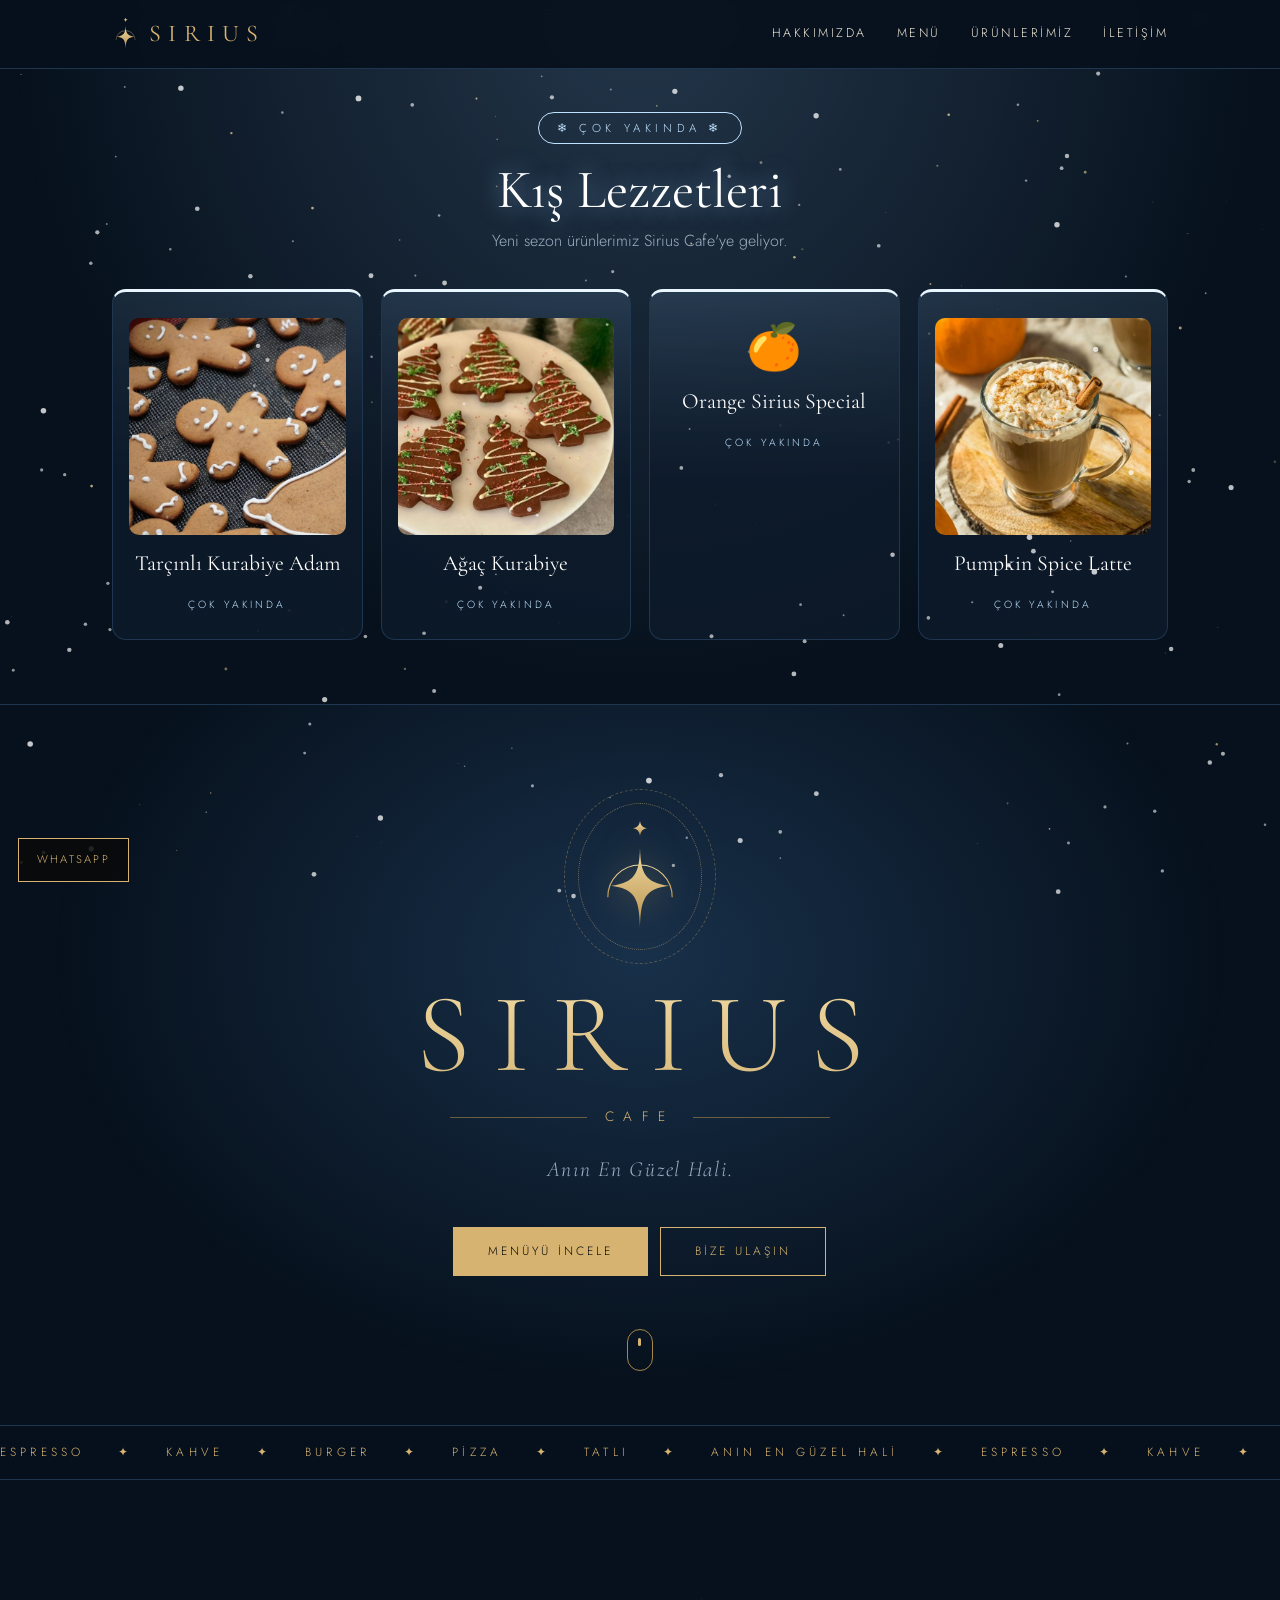
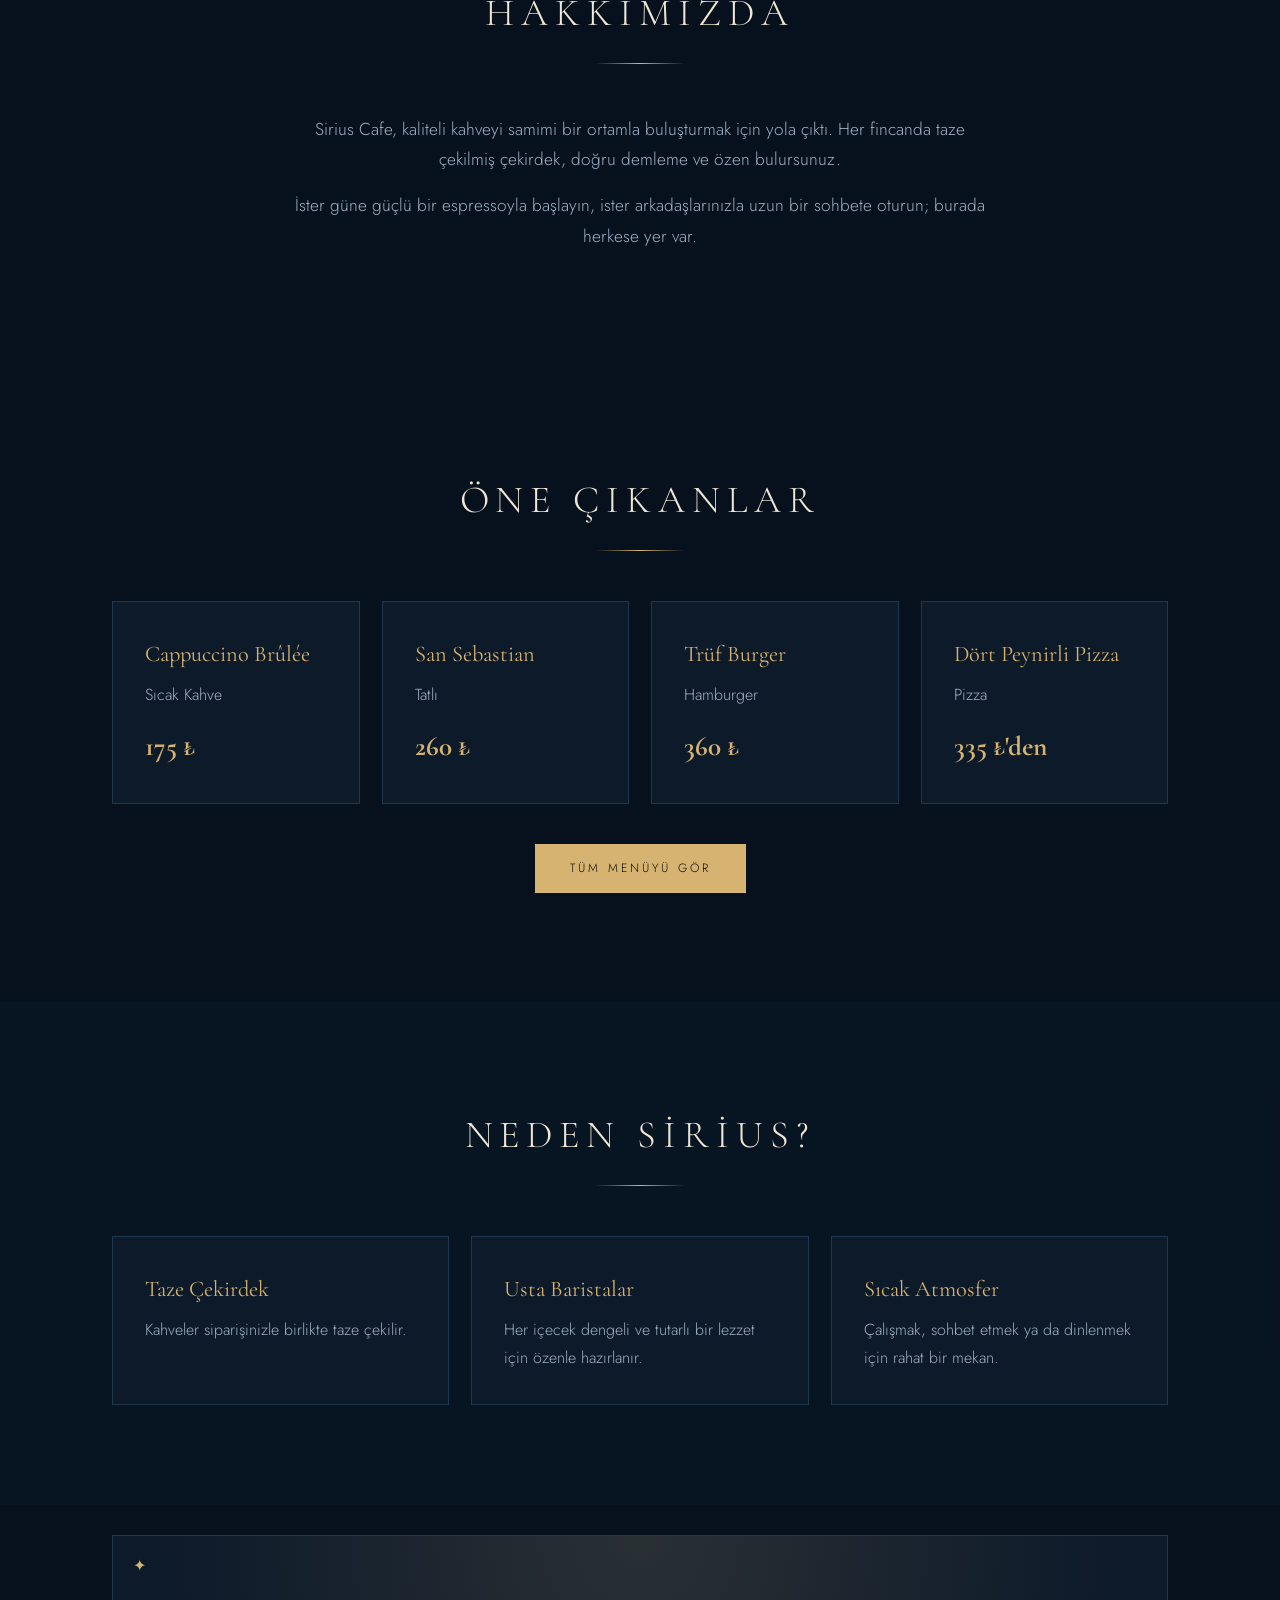
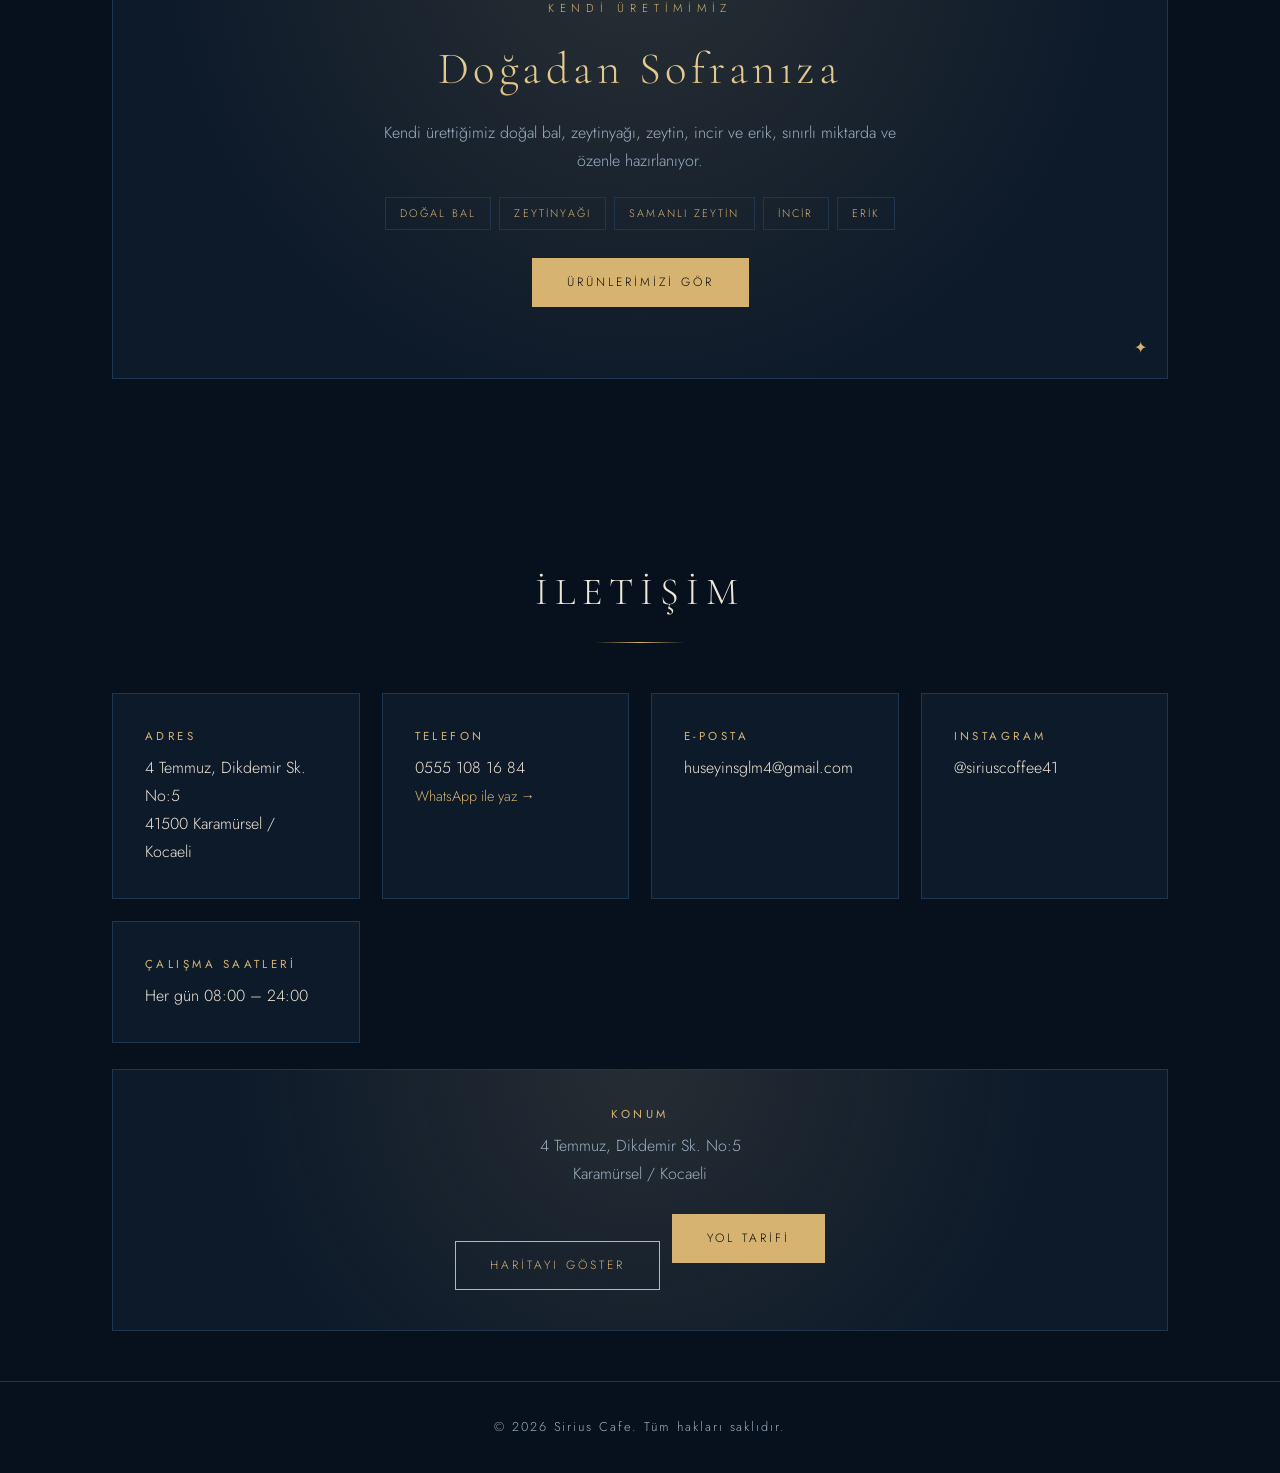
<file: index.html>
<!DOCTYPE html>
<html lang="tr">
<head>
<meta charset="UTF-8">
<meta name="viewport" content="width=device-width, initial-scale=1">
<title>Sirius Cafe | Anın En Güzel Hali</title>
<meta name="description" content="Sirius Cafe – özenle seçilmiş çekirdekler, usta baristalar ve sıcak bir atmosfer.">
<link rel="preconnect" href="https://fonts.googleapis.com"><link rel="preconnect" href="https://fonts.gstatic.com" crossorigin><link rel="icon" type="image/svg+xml" href="favicon.svg"><link rel="apple-touch-icon" href="apple-touch-icon.png"><meta name="theme-color" content="#0a0a0a"><link rel="canonical" href="https://siriusmenu.vercel.app/"><meta property="og:type" content="website"><meta property="og:site_name" content="Sirius Cafe"><meta property="og:locale" content="tr_TR"><meta property="og:title" content="Sirius Cafe | Anın En Güzel Hali"><meta property="og:description" content="Sirius Cafe – özenle seçilmiş çekirdekler, usta baristalar ve sıcak bir atmosfer. Karamürsel, Kocaeli."><meta property="og:url" content="https://siriusmenu.vercel.app/"><meta property="og:image" content="https://siriusmenu.vercel.app/og-image.png"><meta name="twitter:card" content="summary_large_image"><link href="https://fonts.googleapis.com/css2?family=Cormorant+Garamond:wght@300;400;500;600&family=Jost:wght@300;400;500&display=swap" rel="stylesheet">
<style>
:root{--bg:#0a0a0a;--card:#111;--gold:#d6b370;--gold2:#a8854a;--text:#efe7d6;--muted:#968e7b;--line:#2a2418}
*{box-sizing:border-box;margin:0;padding:0}
html{scroll-behavior:smooth}
body{font-family:Jost,Arial,sans-serif;font-weight:300;background:var(--bg);color:var(--text);line-height:1.75}
h1,h2,h3,.logo{font-family:'Cormorant Garamond',Georgia,serif;font-weight:400}
a{color:inherit;text-decoration:none}
.wrap{max-width:1100px;margin:auto;padding:0 22px}
.gold{background:linear-gradient(180deg,#f1d9a0,#b8924f);-webkit-background-clip:text;background-clip:text;color:transparent}

header{position:fixed;inset:0 0 auto;z-index:10;background:rgba(10,10,10,.85);backdrop-filter:blur(10px);border-bottom:1px solid var(--line)}
nav{display:flex;justify-content:space-between;align-items:center;height:68px}
.logo{display:flex;align-items:center;gap:10px;font-size:1.5rem;letter-spacing:.3em;color:var(--gold)}
.logo .mark{height:34px;width:auto}
nav ul{display:flex;gap:30px;list-style:none;font-size:.78rem;letter-spacing:.2em;text-transform:uppercase}
nav ul a:hover{color:var(--gold)}
.hero{min-height:100vh;display:flex;align-items:center;text-align:center;padding-top:68px;background:radial-gradient(ellipse at 50% 35%,#1d1709 0,#0a0a0a 65%)}
.hero .mark{width:92px;margin-bottom:18px;filter:drop-shadow(0 0 18px rgba(214,179,112,.35))}
.hero h1{font-size:clamp(3.2rem,12vw,7rem);font-weight:300;letter-spacing:.2em;line-height:1;margin-right:-.2em}
.sub{display:flex;align-items:center;justify-content:center;gap:18px;margin:14px auto 22px;color:var(--gold);letter-spacing:.7em;font-size:.85rem;max-width:380px}
.sub:before,.sub:after{content:"";flex:1;height:1px;background:var(--gold2);opacity:.6}
.tag{font-family:'Cormorant Garamond',serif;font-style:italic;font-size:1.35rem;color:var(--muted);margin-bottom:38px;letter-spacing:.08em}
.btn{display:inline-block;padding:13px 34px;border:1px solid var(--gold);color:var(--gold);font-size:.75rem;letter-spacing:.25em;text-transform:uppercase;transition:.3s}
.btn.fill{background:var(--gold);color:#0a0a0a}
.btn:hover{background:var(--gold);color:#0a0a0a}
.btn+.btn{margin-left:12px}
section{padding:100px 0}
.title{text-align:center;margin-bottom:50px}
.title h2{font-size:2.4rem;letter-spacing:.18em;text-transform:uppercase;font-weight:300}
.title span{display:block;width:50px;height:1px;background:var(--gold);margin:16px auto 0}
.grid,.info{display:grid;grid-template-columns:repeat(auto-fit,minmax(240px,1fr));gap:22px}
.card{background:var(--card);border:1px solid var(--line);padding:32px;transition:.3s}
.card:hover{border-color:var(--gold2)}
.card h3{color:var(--gold);font-size:1.4rem;margin-bottom:8px}
.card p,.about p{color:var(--muted)}
.about{max-width:700px;margin:auto;text-align:center}
.about p{font-size:1.08rem;margin-bottom:16px}
.info b{display:block;color:var(--gold);margin-bottom:8px;font-size:.72rem;letter-spacing:.3em;text-transform:uppercase;font-weight:400}
footer{border-top:1px solid var(--line);padding:34px 0;text-align:center;color:var(--muted);font-size:.8rem;letter-spacing:.15em}
@media(max-width:640px){nav ul{gap:14px;font-size:.62rem;letter-spacing:.1em}.logo span{display:none}.btn+.btn{margin:12px 0 0}}

#stars{position:fixed;inset:0;z-index:0;pointer-events:none}
.hero,section,footer{position:relative;z-index:1}
.hero{background:radial-gradient(ellipse at 50% 35%,rgba(48,36,12,.75) 0,transparent 65%)}
.rv{opacity:0;transform:translateY(28px);transition:opacity .9s ease,transform .9s ease}
.rv.in{opacity:1;transform:none}
.grid .rv:nth-child(2){transition-delay:.12s}.grid .rv:nth-child(3){transition-delay:.24s}
header{transition:.35s}
body.sc header{background:rgba(10,10,10,.96);box-shadow:0 6px 30px rgba(0,0,0,.6)}
body.sc nav{height:56px}nav{transition:height .35s}
.gold{background-size:100% 220%;animation:shim 6s ease-in-out infinite}
@keyframes shim{0%,100%{background-position:0 0}50%{background-position:0 100%}}
.hero .mark{animation:fl 6s ease-in-out infinite}
@keyframes fl{0%,100%{transform:translateY(0)}50%{transform:translateY(-8px)}}
.hero .wrap>*{animation:fi 1.1s ease both}
.hero .wrap>*:nth-child(2){animation-delay:.15s}.hero .wrap>*:nth-child(3){animation-delay:.3s}.hero .wrap>*:nth-child(4){animation-delay:.45s}.hero .wrap>*:nth-child(5){animation-delay:.6s}
@keyframes fi{from{opacity:0;transform:translateY(20px)}to{opacity:1;transform:none}}
.btn{position:relative;overflow:hidden}
.btn:hover{box-shadow:0 0 24px rgba(214,179,112,.4);transform:translateY(-2px)}
.card:hover{transform:translateY(-6px);box-shadow:0 14px 40px rgba(0,0,0,.6),0 0 0 1px var(--gold2)}
nav ul a{position:relative;padding-bottom:4px}
nav ul a:after{content:"";position:absolute;left:0;bottom:0;width:0;height:1px;background:var(--gold);transition:.3s}
nav ul a:hover:after{width:100%}
.burger{display:none;background:none;border:0;color:var(--gold);font-size:1.6rem;cursor:pointer}
#up{position:fixed;right:18px;bottom:18px;z-index:20;width:44px;height:44px;border:1px solid var(--gold);background:rgba(10,10,10,.85);color:var(--gold);font-size:1.1rem;cursor:pointer;opacity:0;pointer-events:none;transition:.3s}
#up.show{opacity:1;pointer-events:auto}#up:hover{background:var(--gold);color:#0a0a0a}
.wa{position:fixed;left:18px;bottom:18px;z-index:20;padding:11px 18px;border:1px solid var(--gold);background:rgba(10,10,10,.85);color:var(--gold);font-size:.7rem;letter-spacing:.2em;text-transform:uppercase;transition:.3s}
.wa:hover{background:var(--gold);color:#0a0a0a}
@media(max-width:640px){
.burger{display:block}
nav ul{position:absolute;top:100%;left:0;right:0;flex-direction:column;gap:0;background:rgba(10,10,10,.97);border-bottom:1px solid var(--line);max-height:0;overflow:hidden;transition:max-height .4s;font-size:.8rem;letter-spacing:.2em}
nav ul.open{max-height:260px}nav ul li{padding:14px 24px;border-top:1px solid var(--line)}
.wa{display:none}}
@media(prefers-reduced-motion:reduce){*{animation:none!important;transition:none!important}.rv{opacity:1;transform:none}}

#pg{position:fixed;top:0;left:0;height:2px;width:0;background:linear-gradient(90deg,#a8854a,#f1d9a0);z-index:60}
#glow{position:fixed;left:0;top:0;width:500px;height:500px;border-radius:50%;background:radial-gradient(circle,rgba(214,179,112,.10),transparent 65%);pointer-events:none;z-index:0;opacity:0;transition:opacity .4s}
.card,.cat{position:relative;overflow:hidden}
.card:before,.cat:before{content:"";position:absolute;inset:0;background:radial-gradient(260px circle at var(--mx,50%) var(--my,50%),rgba(214,179,112,.14),transparent 60%);opacity:0;transition:opacity .3s;pointer-events:none}
.card:hover:before,.cat:hover:before{opacity:1}
@keyframes spin{to{transform:rotate(360deg)}}
@keyframes tw{0%,100%{opacity:.5;transform:scale(.85) rotate(0)}50%{opacity:1;transform:scale(1.15) rotate(90deg)}}

body{overflow-x:clip}
#iletisim{padding-bottom:50px}
a.card{display:block}
.halo{position:relative;display:inline-block;padding:30px;margin-bottom:6px}
.halo:before,.halo:after{content:"";position:absolute;inset:0;border-radius:50%;border:1px dashed rgba(214,179,112,.35);animation:spin 40s linear infinite}
.halo:after{inset:14px;border:1px dotted rgba(214,179,112,.5);animation-duration:26s;animation-direction:reverse}
.halo .mark{display:block;margin:0}
.hero h1 .l{display:inline-block;animation:rise 1s cubic-bezier(.2,.7,.2,1) both;animation-delay:calc(.45s + var(--i)*.09s)}
@keyframes rise{from{opacity:0;transform:translateY(46px) scale(.9);filter:blur(8px)}to{opacity:1;transform:none;filter:none}}
.btn:after{content:"";position:absolute;top:0;left:-80%;width:50%;height:100%;background:linear-gradient(100deg,transparent,rgba(255,255,255,.35),transparent);transform:skewX(-20deg);transition:left .6s}
.btn:hover:after{left:130%}
.marq{overflow:hidden;border-block:1px solid var(--line);padding:16px 0;background:rgba(10,10,10,.65);position:relative;z-index:1}
.mt{display:flex;width:max-content;animation:mq 34s linear infinite}
.mt div{display:flex;gap:34px;padding-right:34px;color:var(--gold);letter-spacing:.35em;font-size:.74rem;white-space:nowrap}
@keyframes mq{to{transform:translateX(-50%)}}
.pr{display:block;margin-top:14px;font-family:'Cormorant Garamond',serif;font-size:1.7rem;color:var(--gold)}
.more{text-align:center;margin-top:40px}
.card h3,.card p{position:relative}
@media(prefers-reduced-motion:reduce){.halo:before,.halo:after,.mt{animation:none!important}}

.mapbox{position:relative;overflow:hidden;margin-top:26px;min-height:230px;display:flex;align-items:center;justify-content:center;text-align:center;padding:34px 22px;border:1px solid var(--line);background:radial-gradient(circle at 50% 0,rgba(214,179,112,.12),transparent 70%),var(--card)}
.mapbox b{display:block;color:var(--gold);font-weight:400;font-size:.72rem;letter-spacing:.3em;text-transform:uppercase;margin-bottom:8px}
.mapbox p{color:var(--muted);margin-bottom:20px}
.mapbox .btn{margin:6px;background:none;cursor:pointer;font:inherit;font-size:.75rem;letter-spacing:.25em;text-transform:uppercase}
.mapbox .btn.fill{background:var(--gold)}
.mapbox iframe{position:absolute;inset:0;width:100%;height:100%;border:0}
#up,.burger{-webkit-appearance:none;appearance:none;padding:0;border-radius:0}
body{animation:pgin .7s ease}@keyframes pgin{from{opacity:0}to{opacity:1}}body.leave{opacity:0;transition:opacity .28s ease}

/* ---- ek efektler ---- */
.card.rdy{transition:transform .2s ease,border-color .3s,box-shadow .3s}
.card.rdy:hover{transform:perspective(900px) translateY(-6px) rotateX(var(--rx,0deg)) rotateY(var(--ry,0deg))}
.title span{width:90px;background:linear-gradient(90deg,transparent,var(--gold),transparent)}
.halo{transition:transform .25s ease-out}
.cue{display:block;position:relative;width:26px;height:42px;margin:44px auto 0;border:1px solid var(--gold2);border-radius:14px;opacity:.85}
.cue i{position:absolute;left:50%;top:8px;width:3px;height:8px;margin-left:-1.5px;background:var(--gold);border-radius:2px;animation:cue 2s ease-in-out infinite}
@keyframes cue{0%{opacity:0;transform:translateY(0)}30%{opacity:1}100%{opacity:0;transform:translateY(16px)}}
.hero .wrap>.cue{animation:fi 1.1s 1s ease both}
.wa{animation:pulse 3.2s ease-out infinite}
@keyframes pulse{0%{box-shadow:0 0 0 0 rgba(214,179,112,.45)}70%,100%{box-shadow:0 0 0 16px rgba(214,179,112,0)}}
.teaser{padding:30px 0 80px}
.tz{position:relative;overflow:hidden;text-align:center;padding:62px 24px;border:1px solid var(--line);background:radial-gradient(circle at 50% 0,rgba(214,179,112,.14),transparent 70%),var(--card)}
.tz:before,.tz:after{content:"✦";position:absolute;color:var(--gold);font-size:1rem;animation:tw 3.2s ease-in-out infinite}
.tz:before{top:16px;left:20px}.tz:after{bottom:16px;right:20px;animation-delay:1.4s}
.tz .ey{display:block;color:var(--gold);letter-spacing:.5em;font-size:.72rem;text-transform:uppercase;margin-bottom:12px}
.tz h2{font-size:clamp(1.8rem,5vw,2.8rem);font-weight:300;letter-spacing:.1em;margin-bottom:10px}
.tz p{color:var(--muted);max-width:520px;margin:0 auto 22px}
.tz .tg{display:flex;flex-wrap:wrap;gap:8px;justify-content:center;margin-bottom:28px}
.tz .tg span{border:1px solid var(--line);color:var(--gold);font-size:.68rem;letter-spacing:.2em;text-transform:uppercase;padding:6px 14px;transition:.3s}
.tz .tg span:hover{border-color:var(--gold);background:rgba(214,179,112,.08)}

/* ===== KIŞ TEMASI BAŞLANGIÇ (sezon bitince bu bloğu sil) ===== */
:root{--bg:#07111d;--card:#0d1a2a;--line:#1f3650;--muted:#9db0c4;--ice:#bfe3ff}
header,body.sc header{background:rgba(7,17,29,.92)}
.hero{min-height:80vh;padding-top:30px;background:radial-gradient(ellipse at 50% 35%,rgba(70,130,190,.28) 0,transparent 65%)}
section[style]{background:rgba(9,22,37,.75)!important}
.marq{background:rgba(7,17,29,.7)}
#snow{position:fixed;inset:0;z-index:9;pointer-events:none}
#yakinda{padding:112px 0 64px;border-bottom:1px solid var(--line);background:radial-gradient(ellipse at 50% 0,rgba(150,205,255,.2),transparent 70%)}
.ys-head{text-align:center;margin-bottom:34px}
.ys-badge{display:inline-block;border:1px solid var(--ice);color:var(--ice);border-radius:30px;padding:5px 18px;font-size:.72rem;letter-spacing:.4em;text-transform:uppercase}
.ys-head h2{font-family:'Cormorant Garamond',Georgia,serif;font-weight:400;font-size:clamp(2rem,7vw,3.4rem);color:#fff;text-shadow:0 0 22px rgba(160,210,255,.55);margin:14px 0 4px;line-height:1.2}
.ys-head p{color:var(--muted)}
.ys-grid{display:grid;grid-template-columns:repeat(4,1fr);gap:18px}
.ys-item{text-align:center;padding:26px 16px 22px;border:1px solid var(--line);border-top:3px solid #eaf6ff;border-radius:14px;background:linear-gradient(180deg,rgba(150,205,255,.12),rgba(13,26,42,.9) 55%)}
.ys-item .ic{display:block;font-size:2.8rem;line-height:1.3;margin-bottom:10px}
.ys-item h3{font-size:1.35rem;line-height:1.3;color:#fff;margin-bottom:12px}
.ys-item small{color:var(--ice);font-size:.65rem;letter-spacing:.3em;text-transform:uppercase}
@media(max-width:860px){.ys-grid{grid-template-columns:repeat(2,1fr)}}
@media(max-width:640px){#yakinda{padding:94px 0 44px}.ys-grid{gap:12px}.ys-item{padding:18px 10px}.ys-item h3{font-size:1.15rem}}
@media(prefers-reduced-motion:reduce){#snow{display:none}}
.ys-item .ph{display:block;width:100%;height:auto;aspect-ratio:1;object-fit:cover;border-radius:10px;margin-bottom:14px}
/* ===== KIŞ TEMASI BİTİŞ ===== */
</style>
<script type="application/ld+json">{"@context":"https://schema.org","@type":"CafeOrCoffeeShop","name":"Sirius Cafe","url":"https://siriusmenu.vercel.app/","image":"https://siriusmenu.vercel.app/og-image.png","telephone":"+905551081684","email":"huseyinsglm4@gmail.com","priceRange":"₺₺","servesCuisine":["Kahve","Burger","Pizza","Tatlı"],"sameAs":["https://www.instagram.com/siriuscoffee41/"],"hasMenu":"https://siriusmenu.vercel.app/menu.html","openingHoursSpecification":[{"@type":"OpeningHoursSpecification","dayOfWeek":["Monday","Tuesday","Wednesday","Thursday","Friday","Saturday","Sunday"],"opens":"08:00","closes":"24:00"}],"address":{"@type":"PostalAddress","streetAddress":"4 Temmuz, Dikdemir Sk. No:5","postalCode":"41500","addressLocality":"Karamürsel","addressRegion":"Kocaeli","addressCountry":"TR"}}</script>
<script>window.t=window.t||function(s){return s};window.td=window.td||window.t;window.LANG=window.LANG||'tr'</script>
</head>
<body>
<div id="pg"></div><div id="glow"></div>
<canvas id="stars"></canvas>
<header><div class="wrap"><nav>
<a class="logo" href="#yakinda"><svg class="mark" viewBox="0 0 120 150" aria-hidden="true"><defs><linearGradient id="g1" x1="0" y1="0" x2="0" y2="1"><stop offset="0" stop-color="#f1d9a0"/><stop offset="1" stop-color="#b8924f"/></linearGradient></defs><path d="M18 102A42 42 0 1 1 102 102" fill="none" stroke="url(#g1)" stroke-width="1.6"/><path d="M60 38C61 70 66 83 98 87C66 91 61 104 60 142C59 104 54 91 22 87C54 83 59 70 60 38Z" fill="url(#g1)"/><path d="M60 3Q61 11 69 12Q61 13 60 22Q59 13 51 12Q59 11 60 3Z" fill="url(#g1)"/></svg><span>SIRIUS</span></a>
<button class="burger" aria-label="Menü" aria-expanded="false" aria-controls="nl" onclick="var o=document.getElementById('nl').classList.toggle('open');this.setAttribute('aria-expanded',o)">☰</button>
<ul id="nl" onclick="this.classList.remove('open');document.querySelector('.burger').setAttribute('aria-expanded',false)"><li><a href="#hakkimizda">Hakkımızda</a></li><li><a href="menu.html">Menü</a></li><li><a href="urunler.html">Ürünlerimiz</a></li><li><a href="#iletisim">İletişim</a></li></ul>
</nav></div></header>

<!-- KIŞ ÇOK YAKINDA BAŞLANGIÇ -->
<section id="yakinda"><div class="wrap">
<div class="ys-head"><span class="ys-badge">❄ Çok Yakında ❄</span>
<h2>Kış Lezzetleri</h2><p>Yeni sezon ürünlerimiz Sirius Cafe'ye geliyor.</p></div>
<div class="ys-grid">
<article class="ys-item"><img class="ph" src="[data-uri]" alt="Tarçınlı Kurabiye Adam" width="600" height="600"><h3>Tarçınlı Kurabiye Adam</h3><small>Çok Yakında</small></article>
<article class="ys-item"><img class="ph" src="[data-uri]" alt="Ağaç Kurabiye" width="600" height="600"><h3>Ağaç Kurabiye</h3><small>Çok Yakında</small></article>
<article class="ys-item"><span class="ic" aria-hidden="true">🍊</span><h3>Orange Sirius Special</h3><small>Çok Yakında</small></article>
<article class="ys-item"><img class="ph" src="[data-uri]" alt="Pumpkin Spice Latte" width="600" height="600"><h3>Pumpkin Spice Latte</h3><small>Çok Yakında</small></article>
</div></div></section>
<!-- KIŞ ÇOK YAKINDA BİTİŞ -->

<div class="hero" id="top"><div class="wrap"><div class="halo"><svg class="mark" viewBox="0 0 120 150" aria-hidden="true"><defs><linearGradient id="g2" x1="0" y1="0" x2="0" y2="1"><stop offset="0" stop-color="#f1d9a0"/><stop offset="1" stop-color="#b8924f"/></linearGradient></defs><path d="M18 102A42 42 0 1 1 102 102" fill="none" stroke="url(#g2)" stroke-width="1.6"/><path d="M60 38C61 70 66 83 98 87C66 91 61 104 60 142C59 104 54 91 22 87C54 83 59 70 60 38Z" fill="url(#g2)"/><path d="M60 3Q61 11 69 12Q61 13 60 22Q59 13 51 12Q59 11 60 3Z" fill="url(#g2)"/></svg></div>
<h1 aria-label="SIRIUS"><span class="gold l" style="--i:0">S</span><span class="gold l" style="--i:1">I</span><span class="gold l" style="--i:2">R</span><span class="gold l" style="--i:3">I</span><span class="gold l" style="--i:4">U</span><span class="gold l" style="--i:5">S</span></h1>
<div class="sub">CAFE</div>
<p class="tag">Anın En Güzel Hali.</p>
<a class="btn fill" href="menu.html">Menüyü İncele</a><a class="btn" href="#iletisim">Bize Ulaşın</a><a class="cue" href="#hakkimizda" aria-label="Aşağı kaydır"><i></i></a>
</div></div>

<div class="marq" aria-hidden="true"><div class="mt"><div><span>ESPRESSO</span><span>✦</span><span>KAHVE</span><span>✦</span><span>BURGER</span><span>✦</span><span>PİZZA</span><span>✦</span><span>TATLI</span><span>✦</span><span>ANIN EN GÜZEL HALİ</span><span>✦</span></div><div><span>ESPRESSO</span><span>✦</span><span>KAHVE</span><span>✦</span><span>BURGER</span><span>✦</span><span>PİZZA</span><span>✦</span><span>TATLI</span><span>✦</span><span>ANIN EN GÜZEL HALİ</span><span>✦</span></div></div></div>
<section id="hakkimizda"><div class="wrap">
<div class="title rv"><h2>Hakkımızda</h2><span></span></div>
<div class="about rv">
<p>Sirius Cafe, kaliteli kahveyi samimi bir ortamla buluşturmak için yola çıktı. Her fincanda taze çekilmiş çekirdek, doğru demleme ve özen bulursunuz.</p>
<p>İster güne güçlü bir espressoyla başlayın, ister arkadaşlarınızla uzun bir sohbete oturun; burada herkese yer var.</p>
</div></div></section>

<section id="one-cikanlar"><div class="wrap">
<div class="title rv"><h2>Öne Çıkanlar</h2><span></span></div>
<div class="grid">
<a class="card rv" href="menu.html"><h3>Cappuccino Brûlée</h3><p>Sıcak Kahve</p><b class="pr">175 ₺</b></a>
<a class="card rv" href="menu.html"><h3>San Sebastian</h3><p>Tatlı</p><b class="pr">260 ₺</b></a>
<a class="card rv" href="menu.html"><h3>Trüf Burger</h3><p>Hamburger</p><b class="pr">360 ₺</b></a>
<a class="card rv" href="menu.html"><h3>Dört Peynirli Pizza</h3><p>Pizza</p><b class="pr">335 ₺'den</b></a>
</div>
<div class="more rv"><a class="btn fill" href="menu.html">Tüm Menüyü Gör</a></div>
</div></section>

<section style="background:rgba(13,13,13,.75)"><div class="wrap">
<div class="title rv"><h2>Neden Sirius?</h2><span></span></div>
<div class="grid">
<div class="card rv"><h3>Taze Çekirdek</h3><p>Kahveler siparişinizle birlikte taze çekilir.</p></div>
<div class="card rv"><h3>Usta Baristalar</h3><p>Her içecek dengeli ve tutarlı bir lezzet için özenle hazırlanır.</p></div>
<div class="card rv"><h3>Sıcak Atmosfer</h3><p>Çalışmak, sohbet etmek ya da dinlenmek için rahat bir mekan.</p></div>
</div></div></section>

<section class="teaser"><div class="wrap"><div class="tz rv">
<span class="ey">Kendi Üretimimiz</span>
<h2 class="gold">Doğadan Sofranıza</h2>
<p>Kendi ürettiğimiz doğal bal, zeytinyağı, zeytin, incir ve erik, sınırlı miktarda ve özenle hazırlanıyor.</p>
<div class="tg"><span>Doğal Bal</span><span>Zeytinyağı</span><span>Samanlı Zeytin</span><span>İncir</span><span>Erik</span></div>
<a class="btn fill" href="urunler.html">Ürünlerimizi Gör</a>
</div></div></section>

<section id="iletisim"><div class="wrap">
<div class="title rv"><h2>İletişim</h2><span></span></div>
<div class="info">
<div class="card rv"><b>Adres</b><a href="https://maps.app.goo.gl/wGaL2LG7suGsQzwh7" target="_blank" rel="noopener">4 Temmuz, Dikdemir Sk. No:5<br>41500 Karamürsel / Kocaeli</a></div>
<div class="card rv"><b>Telefon</b><a href="tel:+905551081684">0555 108 16 84</a><br><a href="https://wa.me/905551081684" target="_blank" rel="noopener" style="color:var(--gold);font-size:.9rem">WhatsApp ile yaz →</a></div>
<div class="card rv"><b>E-posta</b><a href="mailto:huseyinsglm4@gmail.com" style="word-break:break-all">huseyinsglm4@gmail.com</a></div>
<div class="card rv"><b>Instagram</b><a href="https://www.instagram.com/siriuscoffee41/" target="_blank" rel="noopener">@siriuscoffee41</a></div>
<div class="card rv"><b>Çalışma Saatleri</b>Her gün 08:00 – 24:00</div>
</div>
<div class="mapbox rv" id="mapbox"><div><b>Konum</b><p>4 Temmuz, Dikdemir Sk. No:5<br>Karamürsel / Kocaeli</p><button class="btn" id="mapbtn" type="button">Haritayı Göster</button><a class="btn fill" href="https://maps.app.goo.gl/wGaL2LG7suGsQzwh7" target="_blank" rel="noopener">Yol Tarifi</a></div></div>
</div></section>

<button id="up" aria-label="Yukarı">↑</button>
<a class="wa" href="https://wa.me/905551081684" target="_blank" rel="noopener">WhatsApp</a>
<footer><div class="wrap">© <span id="y"></span> Sirius Cafe. Tüm hakları saklıdır.</div></footer>
<script>document.getElementById('y').textContent=new Date().getFullYear();
(function(){var c=document.getElementById('stars');if(!c)return;var x=c.getContext('2d'),S=[],M=[],W,H,rm=matchMedia('(prefers-reduced-motion:reduce)').matches;
function sz(){W=c.width=innerWidth;H=c.height=innerHeight;S=[];for(var i=0;i<Math.min(120,W*H/13000);i++)S.push({x:Math.random()*W,y:Math.random()*H,r:Math.random()*1.3+.2,p:Math.random()*6.28,v:Math.random()*.02+.005})}
function shoot(){M.push({x:W*(.35+Math.random()*.65),y:Math.random()*H*.35,v:10+Math.random()*5})}
if(!rm)setInterval(function(){if(!document.hidden&&Math.random()<.65)shoot()},4200);
function d(){x.clearRect(0,0,W,H);S.forEach(function(s){s.p+=s.v;x.globalAlpha=.25+.55*Math.abs(Math.sin(s.p));x.fillStyle='#e9cf94';x.beginPath();x.arc(s.x,s.y,s.r,0,6.28);x.fill()});
M=M.filter(function(m){m.x-=m.v;m.y+=m.v*.55;var g=x.createLinearGradient(m.x,m.y,m.x+m.v*10,m.y-m.v*5.5);g.addColorStop(0,'rgba(245,220,160,.95)');g.addColorStop(1,'rgba(245,220,160,0)');x.globalAlpha=1;x.strokeStyle=g;x.lineWidth=1.4;x.beginPath();x.moveTo(m.x,m.y);x.lineTo(m.x+m.v*10,m.y-m.v*5.5);x.stroke();return m.x>-250&&m.y<H+60});
if(!rm)requestAnimationFrame(d)}
addEventListener('resize',sz);sz();d()})();
var pg=document.getElementById('pg');
addEventListener('scroll',function(){var h=document.documentElement.scrollHeight-innerHeight;if(pg)pg.style.width=(h>0?scrollY/h*100:0)+'%'});
var gl=document.getElementById('glow');
if(gl&&matchMedia('(hover:hover)').matches)addEventListener('mousemove',function(e){gl.style.transform='translate('+(e.clientX-250)+'px,'+(e.clientY-250)+'px)';gl.style.opacity=1});
document.addEventListener('mousemove',function(e){var t=e.target.closest&&e.target.closest('.card,.cat');if(t){var r=t.getBoundingClientRect();t.style.setProperty('--mx',(e.clientX-r.left)+'px');t.style.setProperty('--my',(e.clientY-r.top)+'px')}});
var up=document.getElementById('up');
addEventListener('scroll',function(){document.body.classList.toggle('sc',scrollY>40);if(up)up.classList.toggle('show',scrollY>500)});
if(up)up.onclick=function(){scrollTo({top:0,behavior:'smooth'})};
var io=new IntersectionObserver(function(e){e.forEach(function(i){if(i.isIntersecting){i.target.classList.add('in');io.unobserve(i.target)}})},{threshold:.12});
function obs(){document.querySelectorAll('.rv:not(.in)').forEach(function(e){io.observe(e)})}obs();
var mb=document.getElementById('mapbtn');if(mb)mb.onclick=function(){var b=document.getElementById('mapbox');b.style.minHeight='340px';b.innerHTML='<iframe title="Sirius Cafe konum" allowfullscreen src="https://www.google.com/maps?q=4+Temmuz,+Dikdemir+Sk.+No:5,+41500+Karam%C3%BCrsel/Kocaeli&output=embed"></iframe>'};

/* sayfalar arası yumuşak geçiş */
(function(){if(matchMedia('(prefers-reduced-motion:reduce)').matches)return;
document.addEventListener('click',function(e){var a=e.target.closest&&e.target.closest('a[href]');if(!a||a.target||e.metaKey||e.ctrlKey||e.shiftKey)return;var h=a.getAttribute('href');if(!h||h.charAt(0)==='#'||/^(https?:|tel:|mailto:)/.test(h))return;e.preventDefault();document.body.classList.add('leave');setTimeout(function(){location.href=h},280)});
addEventListener('pageshow',function(e){if(e.persisted)document.body.classList.remove('leave')})})();

/* kart eğimi + hero paralaksı (sadece fare olan cihazlar) */
if(matchMedia('(hover:hover)').matches&&!matchMedia('(prefers-reduced-motion:reduce)').matches){
  document.querySelectorAll('.card').forEach(function(c){
    c.addEventListener('mousemove',function(e){c.classList.add('rdy');var r=c.getBoundingClientRect(),x=e.clientX-r.left,y=e.clientY-r.top;c.style.setProperty('--ry',((x/r.width-.5)*5)+'deg');c.style.setProperty('--rx',((.5-y/r.height)*5)+'deg')});
    c.addEventListener('mouseleave',function(){c.style.setProperty('--rx','0deg');c.style.setProperty('--ry','0deg')});
  });
  var hl=document.querySelector('.halo');
  if(hl)addEventListener('mousemove',function(e){if(scrollY>600)return;hl.style.transform='translate('+((e.clientX/innerWidth-.5)*18)+'px,'+((e.clientY/innerHeight-.5)*12)+'px)'});
}
</script>
<!-- KAR YAĞIŞI -->
<canvas id="snow" aria-hidden="true"></canvas>
<script>(function(){var c=document.getElementById('snow');if(!c||matchMedia('(prefers-reduced-motion:reduce)').matches)return;var x=c.getContext('2d'),F=[],W,H;
function sz(){W=c.width=innerWidth;H=c.height=innerHeight;F=[];for(var i=0,n=Math.min(130,W/9+25);i<n;i++)F.push({x:Math.random()*W,y:Math.random()*H,r:Math.random()*2.2+.7,v:Math.random()*.8+.35,p:Math.random()*6.28})}
function d(){x.clearRect(0,0,W,H);x.fillStyle='#fff';F.forEach(function(f){f.p+=.012;f.y+=f.v;f.x+=Math.sin(f.p)*.4;if(f.y>H+4){f.y=-4;f.x=Math.random()*W}x.globalAlpha=.3+f.r/6;x.beginPath();x.arc(f.x,f.y,f.r,0,6.29);x.fill()});requestAnimationFrame(d)}
addEventListener('resize',sz);sz();d()})();</script>
</body>
</html>
</file>
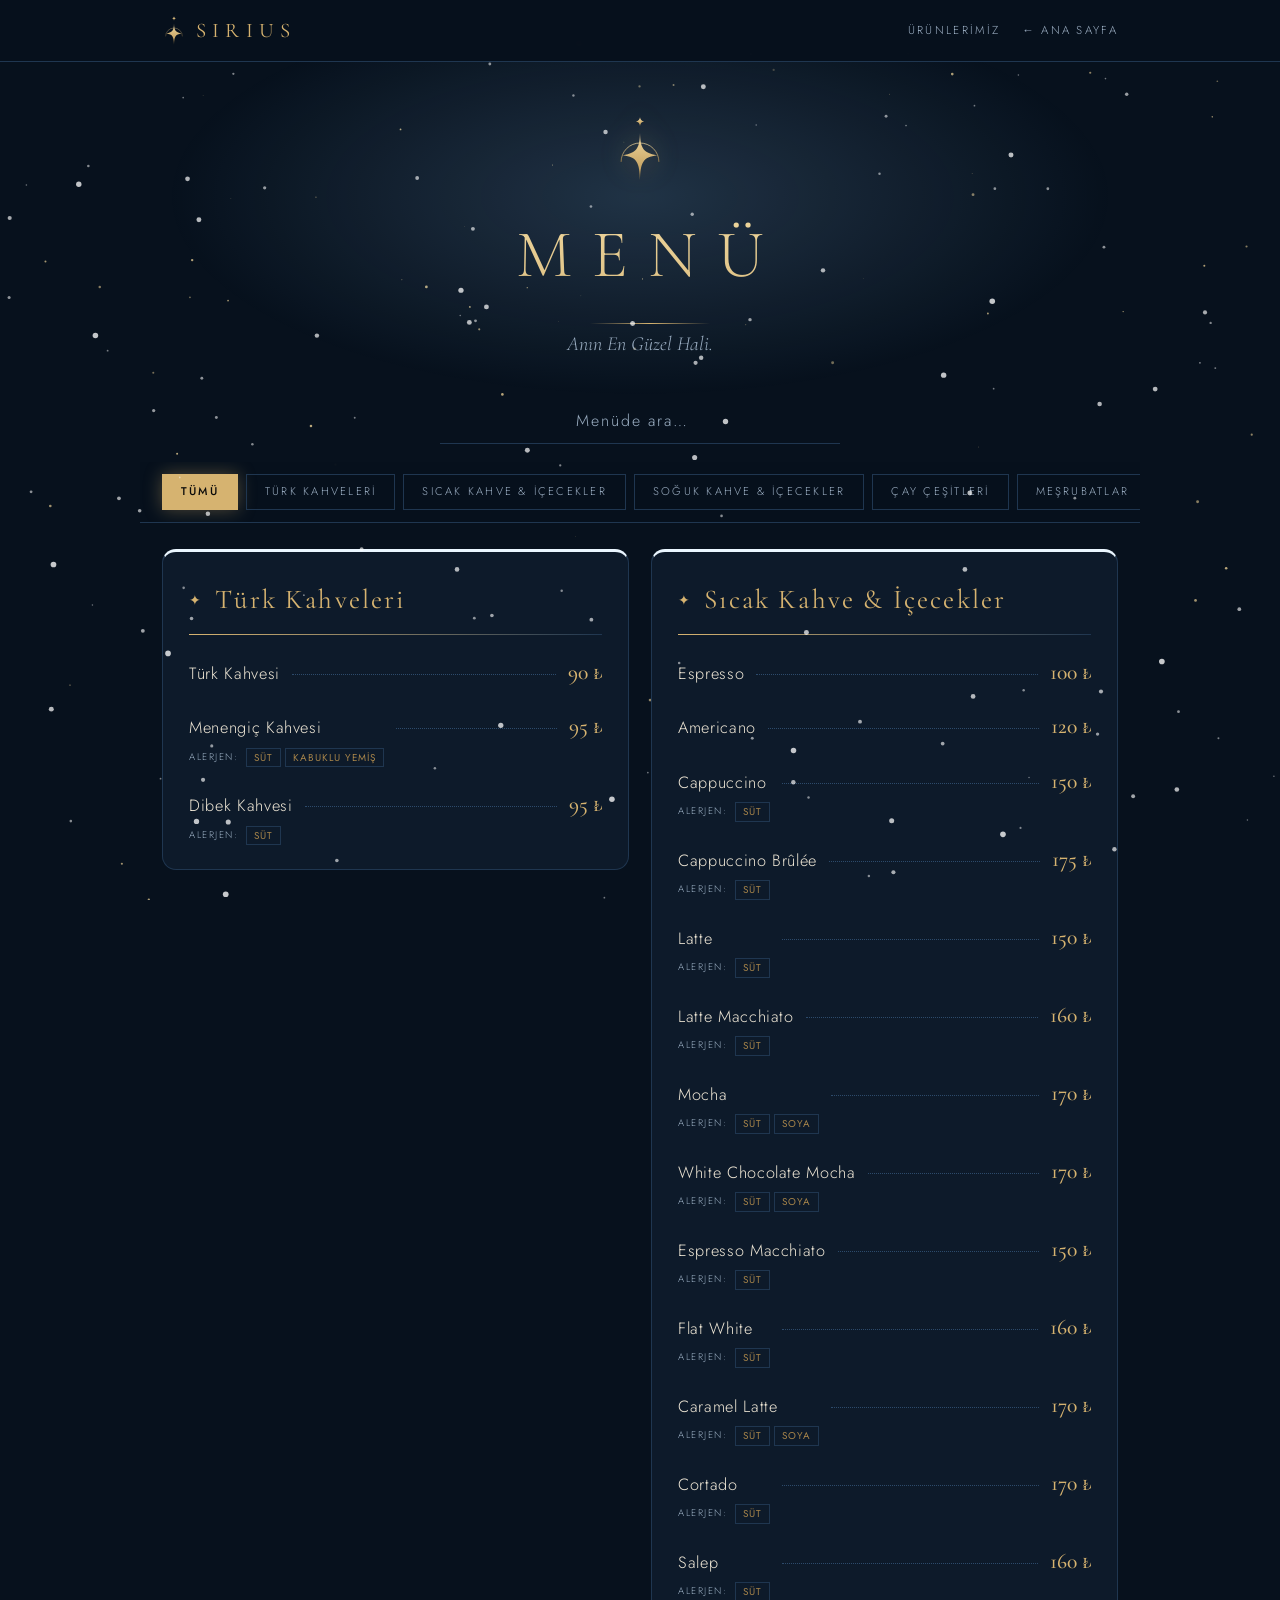
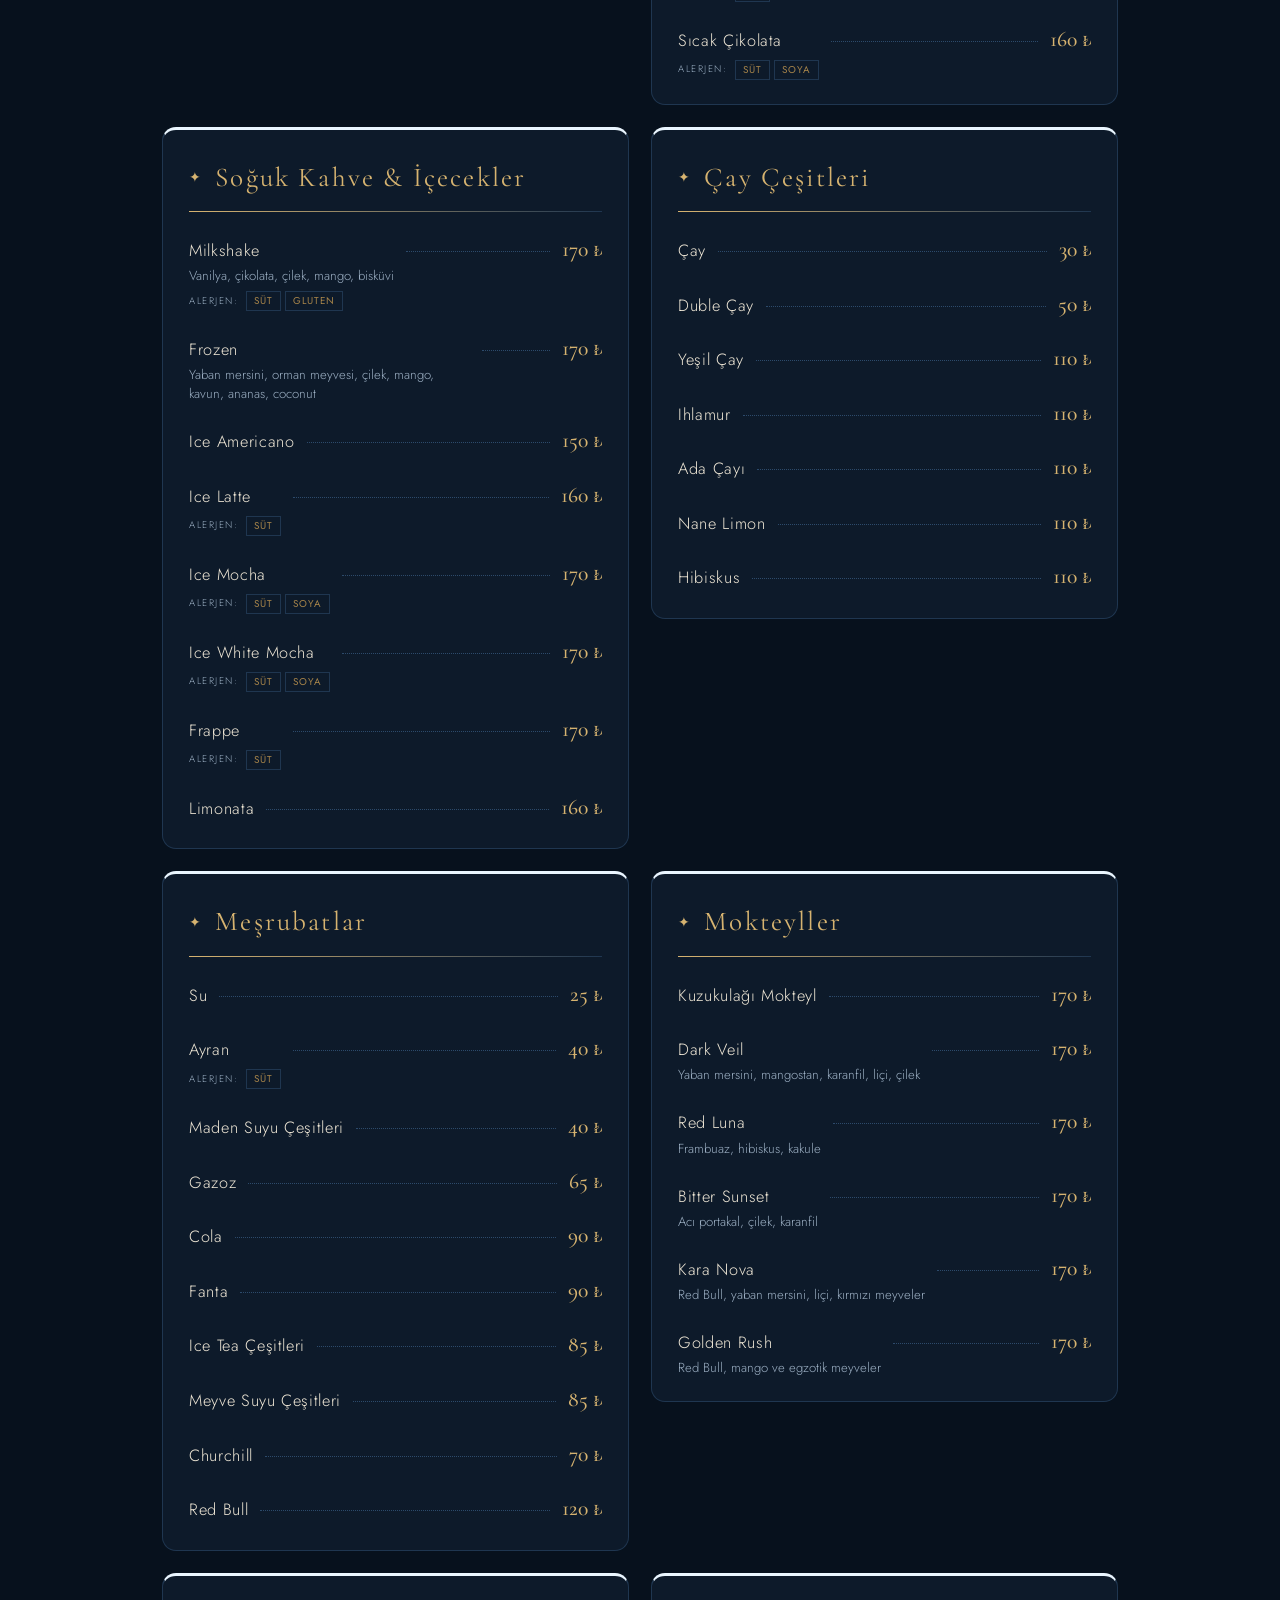
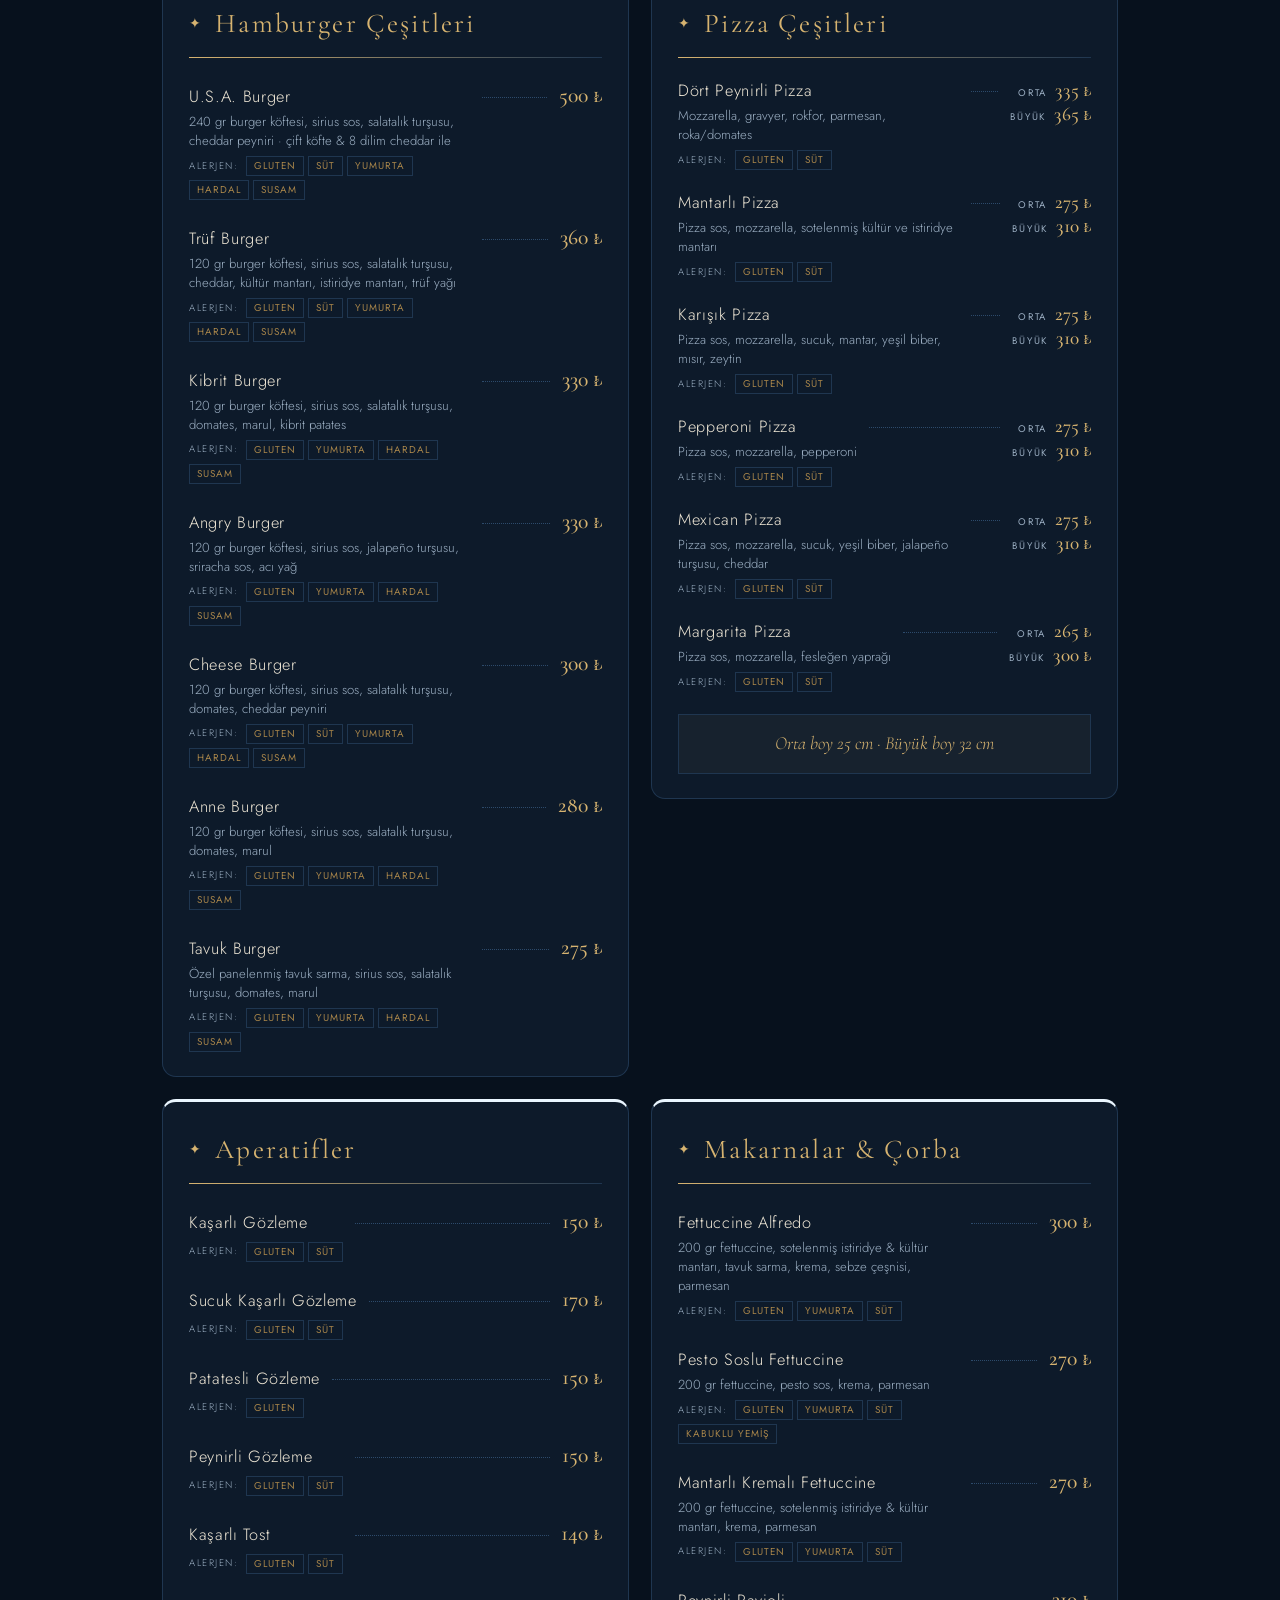
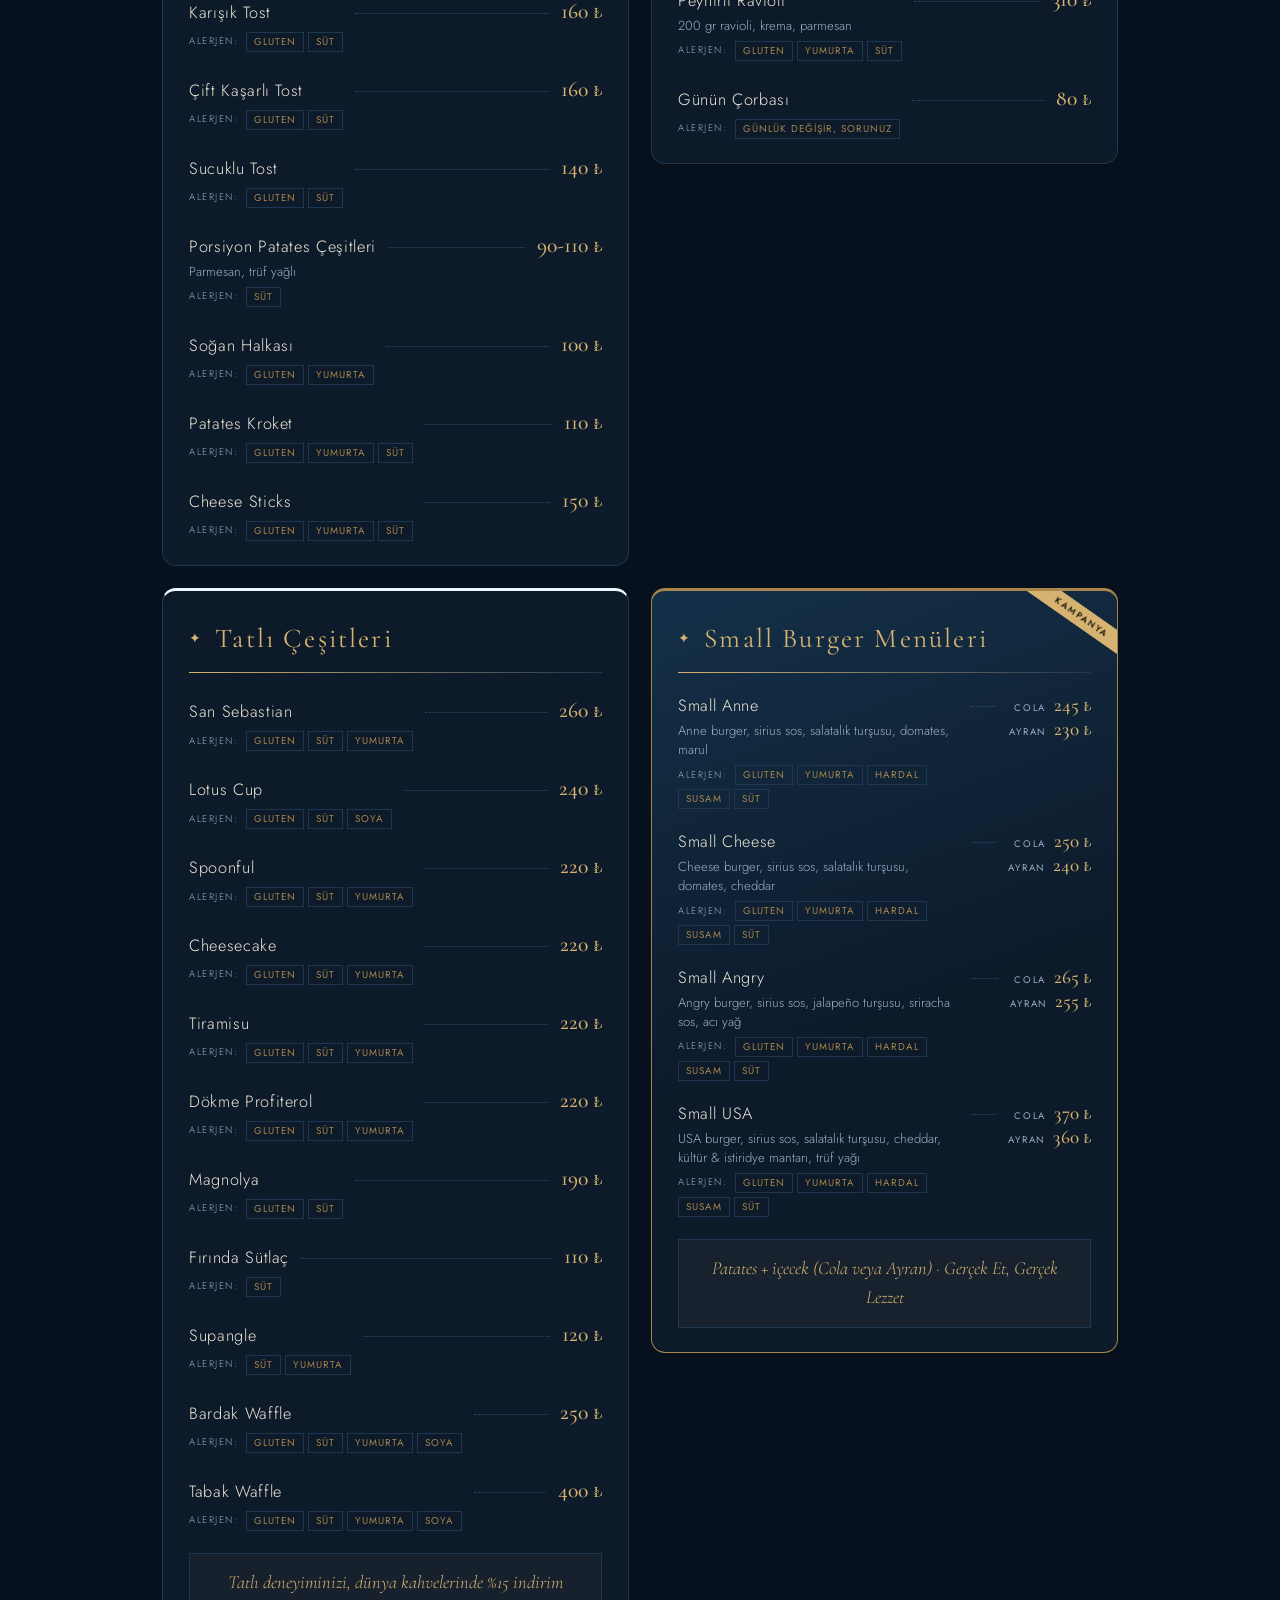
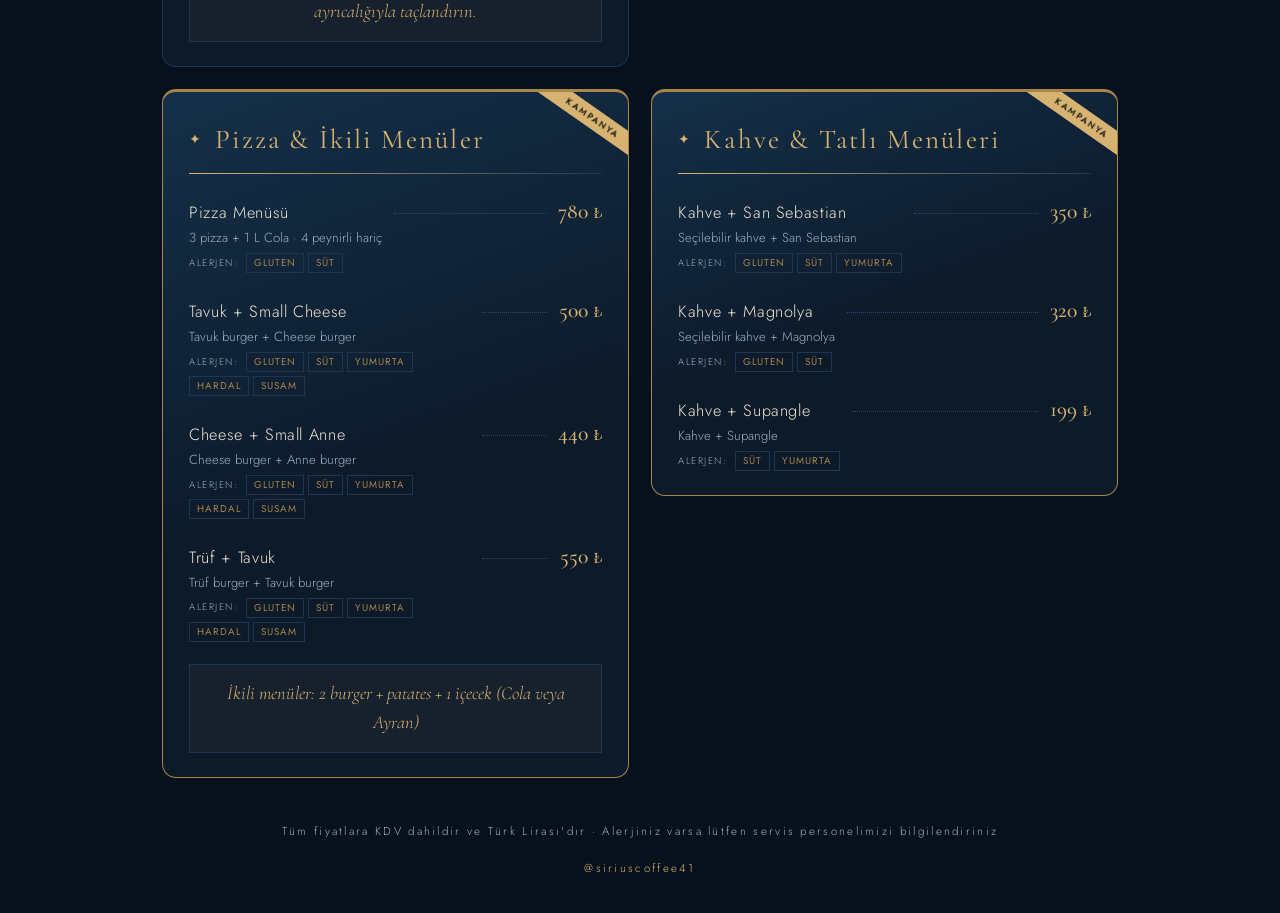
<file: menu.html>
<!DOCTYPE html>
<html lang="tr">
<head>
<meta charset="UTF-8">
<meta name="viewport" content="width=device-width, initial-scale=1">
<title>Menü | Sirius Cafe</title>
<link rel="preconnect" href="https://fonts.googleapis.com"><link rel="preconnect" href="https://fonts.gstatic.com" crossorigin><link rel="icon" type="image/svg+xml" href="favicon.svg"><link rel="apple-touch-icon" href="apple-touch-icon.png"><meta name="theme-color" content="#07111d"><link rel="canonical" href="https://siriusmenu.vercel.app/menu.html"><meta property="og:type" content="website"><meta property="og:site_name" content="Sirius Cafe"><meta property="og:locale" content="tr_TR"><meta property="og:title" content="Menü | Sirius Cafe"><meta property="og:description" content="Sirius Cafe menüsü: kahveler, burger, pizza, makarna, tatlılar ve özel menüler."><meta property="og:url" content="https://siriusmenu.vercel.app/menu.html"><meta property="og:image" content="https://siriusmenu.vercel.app/og-image.png"><meta name="twitter:card" content="summary_large_image"><meta name="description" content="Sirius Cafe menüsü: kahveler, burger, pizza, makarna, tatlılar ve özel menüler.">
<link href="https://fonts.googleapis.com/css2?family=Cormorant+Garamond:wght@300;400;500;600&family=Jost:wght@300;400;500&display=swap" rel="stylesheet">
<style>
:root{--bg:#0a0a0a;--card:#111;--gold:#d6b370;--gold2:#a8854a;--text:#efe7d6;--muted:#968e7b;--line:#2a2418}
*{box-sizing:border-box;margin:0;padding:0}
html{scroll-behavior:smooth}
body{font-family:Jost,Arial,sans-serif;font-weight:300;background:var(--bg);color:var(--text);line-height:1.6;overflow-x:clip}
h1,h2,.logo{font-family:'Cormorant Garamond',Georgia,serif;font-weight:400}
a{color:inherit;text-decoration:none}
.wrap{max-width:1000px;margin:auto;padding:0 22px;position:relative;z-index:1}
.gold{background:linear-gradient(180deg,#f1d9a0,#b8924f);background-size:100% 220%;-webkit-background-clip:text;background-clip:text;color:transparent;animation:shim 6s ease-in-out infinite}
@keyframes shim{0%,100%{background-position:0 0}50%{background-position:0 100%}}
@keyframes fi{from{opacity:0;transform:translateY(16px)}to{opacity:1;transform:none}}
#stars{position:fixed;inset:0;z-index:0;pointer-events:none;display:block}
header{position:sticky;top:0;z-index:40;background:rgba(10,10,10,.9);backdrop-filter:blur(10px);border-bottom:1px solid var(--line);padding:14px 0}
header .wrap{display:flex;justify-content:space-between;align-items:center}
.logo{display:flex;align-items:center;gap:10px;font-size:1.3rem;letter-spacing:.3em;color:var(--gold)}
.logo .mark{height:30px;width:auto}
header .back{font-size:.72rem;letter-spacing:.2em;text-transform:uppercase;color:var(--muted);transition:.3s}
header .back:hover{color:var(--gold)}
.top{text-align:center;padding:54px 0 10px}
.top .mark{width:54px;animation:fl 6s ease-in-out infinite;filter:drop-shadow(0 0 14px rgba(214,179,112,.35))}
@keyframes fl{0%,100%{transform:translateY(0)}50%{transform:translateY(-7px)}}
h1{font-size:clamp(2.6rem,9vw,4.2rem);font-weight:300;letter-spacing:.3em;margin:10px -0.3em 0 0;animation:fi 1s ease both}
.sub{color:var(--muted);font-family:'Cormorant Garamond',serif;font-style:italic;font-size:1.25rem;margin:4px 0 28px;animation:fi 1s .2s ease both}
.search{display:block;width:100%;max-width:400px;margin:0 auto 18px;background:transparent;border:0;border-bottom:1px solid var(--line);color:var(--text);font:inherit;padding:10px 4px;text-align:center;letter-spacing:.12em;outline:none;transition:.3s}
.search:focus{border-color:var(--gold);letter-spacing:.18em}
.search::placeholder{color:var(--muted)}
.tabs{position:sticky;top:61px;z-index:30;display:flex;gap:8px;overflow-x:auto;scrollbar-width:none;background:rgba(10,10,10,.93);backdrop-filter:blur(8px);margin:0 -22px 26px;padding:12px 22px;border-bottom:1px solid var(--line)}
.tabs::-webkit-scrollbar{display:none}
.tabs button{flex:none;background:none;border:1px solid var(--line);color:var(--muted);padding:8px 18px;cursor:pointer;font:inherit;font-size:.7rem;letter-spacing:.2em;text-transform:uppercase;transition:.3s;white-space:nowrap}
.tabs button:hover{border-color:var(--gold);color:var(--gold)}
.tabs button.on{background:var(--gold);border-color:var(--gold);color:#0a0a0a;font-weight:500}
.cats{display:grid;grid-template-columns:repeat(auto-fit,minmax(min(100%,430px),1fr));gap:22px;align-items:start}
.cat{background:var(--card);border:1px solid var(--line);padding:26px 26px 14px;transition:border-color .3s,box-shadow .3s}
.cat:hover{border-color:var(--gold2);box-shadow:0 14px 40px rgba(0,0,0,.55)}
.rv{opacity:0;transform:translateY(30px);transition:opacity .8s ease,transform .8s ease}
.rv.in{opacity:1;transform:none}
.cat h2{position:relative;display:flex;align-items:center;gap:12px;color:var(--gold);font-size:1.7rem;letter-spacing:.08em;margin-bottom:10px;padding-bottom:12px;border-bottom:1px solid var(--line)}
.cat h2 i{font-style:normal;font-size:.9rem;animation:tw 3.2s ease-in-out infinite}
.item{position:relative;display:flex;align-items:baseline;gap:12px;padding:10px 8px;margin:0 -8px;opacity:0;transition:background .3s,transform .3s}
.cat.in .item{animation:fi .55s ease both;animation-delay:calc(var(--k)*.045s + .15s)}
.item:hover{background:rgba(214,179,112,.07);transform:translateX(6px)}
.item .n{font-size:1.02rem;letter-spacing:.04em;transition:color .3s}
.item:hover .n{color:var(--gold)}
.item .d{color:var(--muted);font-size:.82rem;display:block;line-height:1.45;margin-top:2px}
.item .dots{flex:1;border-bottom:1px dotted #3a3220;transform:translateY(-4px);transition:border-color .3s}
.item:hover .dots{border-color:var(--gold)}
.item .p{font-family:'Cormorant Garamond',serif;font-size:1.35rem;font-weight:500;color:var(--gold);white-space:nowrap;transition:transform .3s}
.item:hover .p{transform:scale(1.12)}
.note{margin:12px 0 10px;text-align:center;color:var(--gold);font-family:'Cormorant Garamond',serif;font-style:italic;font-size:1.15rem;border:1px solid var(--line);padding:14px;background:rgba(214,179,112,.05)}
.item .p.multi{text-align:right;line-height:1.25;font-size:1.2rem}.item .p small{font-family:Jost,sans-serif;font-size:.6rem;letter-spacing:.18em;text-transform:uppercase;color:var(--muted);margin-right:8px;font-weight:400}
.item>div:first-child{max-width:68%}
.empty{text-align:center;color:var(--muted);padding:50px 0;font-style:italic}
footer{position:relative;z-index:1;text-align:center;color:var(--muted);font-size:.72rem;letter-spacing:.2em;padding:44px 0 36px}
footer a{color:var(--gold)}
#up{position:fixed;right:18px;bottom:18px;z-index:45;width:44px;height:44px;border:1px solid var(--gold);background:rgba(10,10,10,.85);color:var(--gold);cursor:pointer;opacity:0;pointer-events:none;transition:.3s}
#up.show{opacity:1;pointer-events:auto}#up:hover{background:var(--gold);color:#0a0a0a}
@media(prefers-reduced-motion:reduce){*{animation:none!important;transition:none!important}.rv,.item{opacity:1;transform:none}}

#pg{position:fixed;top:0;left:0;height:2px;width:0;background:linear-gradient(90deg,#a8854a,#f1d9a0);z-index:60}
#glow{position:fixed;left:0;top:0;width:500px;height:500px;border-radius:50%;background:radial-gradient(circle,rgba(214,179,112,.10),transparent 65%);pointer-events:none;z-index:0;opacity:0;transition:opacity .4s}
.card,.cat{position:relative;overflow:hidden}
.card:before,.cat:before{content:"";position:absolute;inset:0;background:radial-gradient(260px circle at var(--mx,50%) var(--my,50%),rgba(214,179,112,.14),transparent 60%);opacity:0;transition:opacity .3s;pointer-events:none}
.card:hover:before,.cat:hover:before{opacity:1}
@keyframes spin{to{transform:rotate(360deg)}}
@keyframes tw{0%,100%{opacity:.5;transform:scale(.85) rotate(0)}50%{opacity:1;transform:scale(1.15) rotate(90deg)}}
body{animation:pgin .7s ease}@keyframes pgin{from{opacity:0}to{opacity:1}}body.leave{opacity:0;transition:opacity .28s ease}

/* ---- ek efektler ---- */
.hn{display:flex;gap:22px}
.cat h2:after{content:"";position:absolute;left:0;bottom:-1px;height:1px;width:0;background:linear-gradient(90deg,var(--gold),transparent);transition:width 1.2s .3s ease}
.cat.in h2:after{width:100%}
.item:before{content:"";position:absolute;left:-8px;top:22%;height:56%;width:2px;background:var(--gold);transform:scaleY(0);transition:transform .3s}
.item:hover:before{transform:scaleY(1)}
.tabs button.on{box-shadow:0 0 18px rgba(214,179,112,.35)}
.top h1:after{content:"";display:block;width:0;height:1px;margin:14px auto 0;background:linear-gradient(90deg,transparent,var(--gold),transparent);animation:ln 1.4s .6s ease forwards}
@keyframes ln{to{width:120px}}
.cat.promo{border-color:var(--gold2);background:linear-gradient(160deg,#18130a,#111 55%)}
.cat.promo:after{content:"KAMPANYA";position:absolute;top:16px;right:-38px;transform:rotate(35deg);background:var(--gold);color:#0a0a0a;font-size:.56rem;letter-spacing:.22em;padding:3px 42px;font-weight:500}
@media(max-width:560px){.hn{gap:12px}header .back{font-size:.62rem;letter-spacing:.12em}}
.al{display:flex;flex-wrap:wrap;align-items:center;gap:4px;margin-top:6px}
.al em{font-style:normal;font-size:.6rem;letter-spacing:.16em;text-transform:uppercase;color:var(--muted);margin-right:4px}
.al b{font-weight:400;font-size:.62rem;letter-spacing:.1em;text-transform:uppercase;color:var(--gold2);border:1px solid var(--line);padding:1px 7px}
html[lang=en] .cat.promo:after{content:"PROMO"}

/* ===== KIŞ TEMASI BAŞLANGIÇ ===== */
:root{--bg:#07111d;--card:#0d1a2a;--line:#1f3650;--muted:#9db0c4;--ice:#bfe3ff}
#snow{position:fixed;inset:0;z-index:9;pointer-events:none}
@media(prefers-reduced-motion:reduce){#snow{display:none}}
header,.tabs{background:rgba(7,17,29,.93)}
.top{background:radial-gradient(ellipse at 50% 40%,rgba(150,205,255,.18),transparent 70%)}
.cat{border-top:3px solid #eaf6ff;border-radius:14px}
.cat.promo{background:linear-gradient(160deg,#143049,#0d1a2a 55%)}
.item .dots{border-bottom-color:#2c4a6b}
/* ===== KIŞ TEMASI BİTİŞ ===== */
</style>
<script>window.t=window.t||function(s){return s};window.td=window.td||window.t;window.LANG=window.LANG||'tr'</script>
</head>
<body>
<div id="pg"></div><div id="glow"></div>
<canvas id="stars"></canvas>
<header><div class="wrap"><a class="logo" href="index.html"><svg class="mark" viewBox="0 0 120 150" aria-hidden="true"><defs><linearGradient id="g1" x1="0" y1="0" x2="0" y2="1"><stop offset="0" stop-color="#f1d9a0"/><stop offset="1" stop-color="#b8924f"/></linearGradient></defs><path d="M18 102A42 42 0 1 1 102 102" fill="none" stroke="url(#g1)" stroke-width="1.6"/><path d="M60 38C61 70 66 83 98 87C66 91 61 104 60 142C59 104 54 91 22 87C54 83 59 70 60 38Z" fill="url(#g1)"/><path d="M60 3Q61 11 69 12Q61 13 60 22Q59 13 51 12Q59 11 60 3Z" fill="url(#g1)"/></svg><span>SIRIUS</span></a><div class="hn"><a class="back" href="urunler.html">Ürünlerimiz</a><a class="back" href="index.html">← Ana Sayfa</a></div></div></header>
<div class="wrap">
<div class="top"><svg class="mark" viewBox="0 0 120 150" aria-hidden="true"><defs><linearGradient id="g2" x1="0" y1="0" x2="0" y2="1"><stop offset="0" stop-color="#f1d9a0"/><stop offset="1" stop-color="#b8924f"/></linearGradient></defs><path d="M18 102A42 42 0 1 1 102 102" fill="none" stroke="url(#g2)" stroke-width="1.6"/><path d="M60 38C61 70 66 83 98 87C66 91 61 104 60 142C59 104 54 91 22 87C54 83 59 70 60 38Z" fill="url(#g2)"/><path d="M60 3Q61 11 69 12Q61 13 60 22Q59 13 51 12Q59 11 60 3Z" fill="url(#g2)"/></svg><h1 class="gold">MENÜ</h1><p class="sub">Anın En Güzel Hali.</p></div>
<input class="search" id="q" type="search" placeholder="Menüde ara…" aria-label="Menüde ara">
<div class="tabs" id="tabs"></div>
<div id="menu"></div>
</div>
<button id="up" aria-label="Yukarı">↑</button>
<footer>Tüm fiyatlara KDV dahildir ve Türk Lirası'dır · Alerjiniz varsa lütfen servis personelimizi bilgilendiriniz<br><br><a href="https://www.instagram.com/siriuscoffee41/" target="_blank" rel="noopener">@siriuscoffee41</a></footer>
<script>
const ZAM_ORANI = 0;      // % zam (0 = zamsız, menüdeki fiyatlar)
const YUVARLA   = 0.01;
const zamli = f => Number((Math.round(f*(1+ZAM_ORANI/100)/YUVARLA)*YUVARLA).toFixed(2));
const fmt = n => (Number.isInteger(n)?String(n):n.toLocaleString('tr-TR',{minimumFractionDigits:2,maximumFractionDigits:2})) + ' ₺';
const pr = u => u.secenek ? u.secenek.map(s=>`<small>${t(s[0])}</small>${fmt(zamli(s[1]))}`).join('<br>') : (typeof u.fiyat==='string' ? u.fiyat+' ₺' : fmt(zamli(u.fiyat)));
/* ===== MENÜ — fiyatlar menüdeki gibi (zamsız) =====
   fiyat: sayı ya da "90-110" gibi yazı olabilir. aciklama ve not isteğe bağlı. */
const MENU = [
  { kategori: "Türk Kahveleri", urunler: [
    { ad: "Türk Kahvesi", fiyat: 90 },
    { ad: "Menengiç Kahvesi", fiyat: 95 },
    { ad: "Dibek Kahvesi", fiyat: 95 },
  ]},
  { kategori: "Sıcak Kahve & İçecekler", urunler: [
    { ad: "Espresso", fiyat: 100 },
    { ad: "Americano", fiyat: 120 },
    { ad: "Cappuccino", fiyat: 150 },
    { ad: "Cappuccino Brûlée", fiyat: 175 },
    { ad: "Latte", fiyat: 150 },
    { ad: "Latte Macchiato", fiyat: 160 },
    { ad: "Mocha", fiyat: 170 },
    { ad: "White Chocolate Mocha", fiyat: 170 },
    { ad: "Espresso Macchiato", fiyat: 150 },
    { ad: "Flat White", fiyat: 160 },
    { ad: "Caramel Latte", fiyat: 170 },
    { ad: "Cortado", fiyat: 170 },
    { ad: "Salep", fiyat: 160 },
    { ad: "Sıcak Çikolata", fiyat: 160 },
  ]},
  { kategori: "Soğuk Kahve & İçecekler", urunler: [
    { ad: "Milkshake", aciklama: "Vanilya, çikolata, çilek, mango, bisküvi", fiyat: 170 },
    { ad: "Frozen", aciklama: "Yaban mersini, orman meyvesi, çilek, mango, kavun, ananas, coconut", fiyat: 170 },
    { ad: "Ice Americano", fiyat: 150 },
    { ad: "Ice Latte", fiyat: 160 },
    { ad: "Ice Mocha", fiyat: 170 },
    { ad: "Ice White Mocha", fiyat: 170 },
    { ad: "Frappe", fiyat: 170 },
    { ad: "Limonata", fiyat: 160 },
  ]},
  { kategori: "Çay Çeşitleri", urunler: [
    { ad: "Çay", fiyat: 30 },
    { ad: "Duble Çay", fiyat: 50 },
    { ad: "Yeşil Çay", fiyat: 110 },
    { ad: "Ihlamur", fiyat: 110 },
    { ad: "Ada Çayı", fiyat: 110 },
    { ad: "Nane Limon", fiyat: 110 },
    { ad: "Hibiskus", fiyat: 110 },
  ]},
  { kategori: "Meşrubatlar", urunler: [
    { ad: "Su", fiyat: 25 },
    { ad: "Ayran", fiyat: 40 },
    { ad: "Maden Suyu Çeşitleri", fiyat: 40 },
    { ad: "Gazoz", fiyat: 65 },
    { ad: "Cola", fiyat: 90 },
    { ad: "Fanta", fiyat: 90 },
    { ad: "Ice Tea Çeşitleri", fiyat: 85 },
    { ad: "Meyve Suyu Çeşitleri", fiyat: 85 },
    { ad: "Churchill", fiyat: 70 },
    { ad: "Red Bull", fiyat: 120 },
  ]},
  { kategori: "Mokteyller", urunler: [
    { ad: "Kuzukulağı Mokteyl", fiyat: 170 },
    { ad: "Dark Veil", aciklama: "Yaban mersini, mangostan, karanfil, liçi, çilek", fiyat: 170 },
    { ad: "Red Luna", aciklama: "Frambuaz, hibiskus, kakule", fiyat: 170 },
    { ad: "Bitter Sunset", aciklama: "Acı portakal, çilek, karanfil", fiyat: 170 },
    { ad: "Kara Nova", aciklama: "Red Bull, yaban mersini, liçi, kırmızı meyveler", fiyat: 170 },
    { ad: "Golden Rush", aciklama: "Red Bull, mango ve egzotik meyveler", fiyat: 170 },
  ]},
  { kategori: "Hamburger Çeşitleri", urunler: [
    { ad: "U.S.A. Burger", aciklama: "240 gr burger köftesi, sirius sos, salatalık turşusu, cheddar peyniri · çift köfte & 8 dilim cheddar ile", fiyat: 500 },
    { ad: "Trüf Burger", aciklama: "120 gr burger köftesi, sirius sos, salatalık turşusu, cheddar, kültür mantarı, istiridye mantarı, trüf yağı", fiyat: 360 },
    { ad: "Kibrit Burger", aciklama: "120 gr burger köftesi, sirius sos, salatalık turşusu, domates, marul, kibrit patates", fiyat: 330 },
    { ad: "Angry Burger", aciklama: "120 gr burger köftesi, sirius sos, jalapeño turşusu, sriracha sos, acı yağ", fiyat: 330 },
    { ad: "Cheese Burger", aciklama: "120 gr burger köftesi, sirius sos, salatalık turşusu, domates, cheddar peyniri", fiyat: 300 },
    { ad: "Anne Burger", aciklama: "120 gr burger köftesi, sirius sos, salatalık turşusu, domates, marul", fiyat: 280 },
    { ad: "Tavuk Burger", aciklama: "Özel panelenmiş tavuk sarma, sirius sos, salatalık turşusu, domates, marul", fiyat: 275 },
  ]},
  { kategori: "Pizza Çeşitleri", not: "Orta boy 25 cm · Büyük boy 32 cm", urunler: [
    { ad: "Dört Peynirli Pizza", aciklama: "Mozzarella, gravyer, rokfor, parmesan, roka/domates", secenek: [["Orta",335],["Büyük",365]] },
    { ad: "Mantarlı Pizza", aciklama: "Pizza sos, mozzarella, sotelenmiş kültür ve istiridye mantarı", secenek: [["Orta",275],["Büyük",310]] },
    { ad: "Karışık Pizza", aciklama: "Pizza sos, mozzarella, sucuk, mantar, yeşil biber, mısır, zeytin", secenek: [["Orta",275],["Büyük",310]] },
    { ad: "Pepperoni Pizza", aciklama: "Pizza sos, mozzarella, pepperoni", secenek: [["Orta",275],["Büyük",310]] },
    { ad: "Mexican Pizza", aciklama: "Pizza sos, mozzarella, sucuk, yeşil biber, jalapeño turşusu, cheddar", secenek: [["Orta",275],["Büyük",310]] },
    { ad: "Margarita Pizza", aciklama: "Pizza sos, mozzarella, fesleğen yaprağı", secenek: [["Orta",265],["Büyük",300]] },
  ]},
  { kategori: "Aperatifler", urunler: [
    { ad: "Kaşarlı Gözleme", fiyat: 150 },
    { ad: "Sucuk Kaşarlı Gözleme", fiyat: 170 },
    { ad: "Patatesli Gözleme", fiyat: 150 },
    { ad: "Peynirli Gözleme", fiyat: 150 },
    { ad: "Kaşarlı Tost", fiyat: 140 },
    { ad: "Karışık Tost", fiyat: 160 },
    { ad: "Çift Kaşarlı Tost", fiyat: 160 },
    { ad: "Sucuklu Tost", fiyat: 140 },
    { ad: "Porsiyon Patates Çeşitleri", aciklama: "Parmesan, trüf yağlı", fiyat: "90-110" },
    { ad: "Soğan Halkası", fiyat: 100 },
    { ad: "Patates Kroket", fiyat: 110 },
    { ad: "Cheese Sticks", fiyat: 150 },
  ]},
  { kategori: "Makarnalar & Çorba", urunler: [
    { ad: "Fettuccine Alfredo", aciklama: "200 gr fettuccine, sotelenmiş istiridye & kültür mantarı, tavuk sarma, krema, sebze çeşnisi, parmesan", fiyat: 300 },
    { ad: "Pesto Soslu Fettuccine", aciklama: "200 gr fettuccine, pesto sos, krema, parmesan", fiyat: 270 },
    { ad: "Mantarlı Kremalı Fettuccine", aciklama: "200 gr fettuccine, sotelenmiş istiridye & kültür mantarı, krema, parmesan", fiyat: 270 },
    { ad: "Peynirli Ravioli", aciklama: "200 gr ravioli, krema, parmesan", fiyat: 310 },
    { ad: "Günün Çorbası", fiyat: 80 },
  ]},
  { kategori: "Tatlı Çeşitleri", not: "Tatlı deneyiminizi, dünya kahvelerinde %15 indirim ayrıcalığıyla taçlandırın.", urunler: [
    { ad: "San Sebastian", fiyat: 260 },
    { ad: "Lotus Cup", fiyat: 240 },
    { ad: "Spoonful", fiyat: 220 },
    { ad: "Cheesecake", fiyat: 220 },
    { ad: "Tiramisu", fiyat: 220 },
    { ad: "Dökme Profiterol", fiyat: 220 },
    { ad: "Magnolya", fiyat: 190 },
    { ad: "Fırında Sütlaç", fiyat: 110 },
    { ad: "Supangle", fiyat: 120 },
    { ad: "Bardak Waffle", fiyat: 250 },
    { ad: "Tabak Waffle", fiyat: 400 },
  ]},
  { kategori: "Small Burger Menüleri", ozel: true, not: "Patates + içecek (Cola veya Ayran) · Gerçek Et, Gerçek Lezzet", urunler: [
    { ad: "Small Anne", aciklama: "Anne burger, sirius sos, salatalık turşusu, domates, marul", secenek: [["Cola",245],["Ayran",230]] },
    { ad: "Small Cheese", aciklama: "Cheese burger, sirius sos, salatalık turşusu, domates, cheddar", secenek: [["Cola",250],["Ayran",240]] },
    { ad: "Small Angry", aciklama: "Angry burger, sirius sos, jalapeño turşusu, sriracha sos, acı yağ", secenek: [["Cola",265],["Ayran",255]] },
    { ad: "Small USA", aciklama: "USA burger, sirius sos, salatalık turşusu, cheddar, kültür & istiridye mantarı, trüf yağı", secenek: [["Cola",370],["Ayran",360]] },
  ]},
  { kategori: "Pizza & İkili Menüler", ozel: true, not: "İkili menüler: 2 burger + patates + 1 içecek (Cola veya Ayran)", urunler: [
    { ad: "Pizza Menüsü", aciklama: "3 pizza + 1 L Cola · 4 peynirli hariç", fiyat: 780 },
    { ad: "Tavuk + Small Cheese", aciklama: "Tavuk burger + Cheese burger", fiyat: 500 },
    { ad: "Cheese + Small Anne", aciklama: "Cheese burger + Anne burger", fiyat: 440 },
    { ad: "Trüf + Tavuk", aciklama: "Trüf burger + Tavuk burger", fiyat: 550 },
  ]},
  { kategori: "Kahve & Tatlı Menüleri", ozel: true, urunler: [
    { ad: "Kahve + San Sebastian", aciklama: "Seçilebilir kahve + San Sebastian", fiyat: 350 },
    { ad: "Kahve + Magnolya", aciklama: "Seçilebilir kahve + Magnolya", fiyat: 320 },
    { ad: "Kahve + Supangle", aciklama: "Kahve + Supangle", fiyat: 199 },
  ]},
];
/* ================================================== */
/* ALERJENLER: g=Gluten s=Süt y=Yumurta h=Hardal u=Susam k=Kabuklu yemiş o=Soya · "?"=günlük değişir · Listede olmayan ürün = alerjen bildirilmemiş. MUTFAKTAKİ GERÇEK REÇETELERE GÖRE KONTROL EDİP DÜZELTİN. */
const AL={g:'Gluten',s:'Süt',y:'Yumurta',h:'Hardal',u:'Susam',k:'Kabuklu yemiş',o:'Soya'};
const ALG={"Menengiç Kahvesi":"sk","Dibek Kahvesi":"s","Cappuccino":"s","Cappuccino Brûlée":"s","Latte":"s","Latte Macchiato":"s","Mocha":"so","White Chocolate Mocha":"so","Espresso Macchiato":"s","Flat White":"s","Caramel Latte":"so","Cortado":"s","Salep":"s","Sıcak Çikolata":"so",
"Milkshake":"sg","Ice Latte":"s","Ice Mocha":"so","Ice White Mocha":"so","Frappe":"s","Ayran":"s",
"U.S.A. Burger":"gsyhu","Trüf Burger":"gsyhu","Kibrit Burger":"gyhu","Angry Burger":"gyhu","Cheese Burger":"gsyhu","Anne Burger":"gyhu","Tavuk Burger":"gyhu",
"Dört Peynirli Pizza":"gs","Mantarlı Pizza":"gs","Karışık Pizza":"gs","Pepperoni Pizza":"gs","Mexican Pizza":"gs","Margarita Pizza":"gs",
"Kaşarlı Gözleme":"gs","Sucuk Kaşarlı Gözleme":"gs","Patatesli Gözleme":"g","Peynirli Gözleme":"gs","Kaşarlı Tost":"gs","Karışık Tost":"gs","Çift Kaşarlı Tost":"gs","Sucuklu Tost":"gs",
"Porsiyon Patates Çeşitleri":"s","Soğan Halkası":"gy","Patates Kroket":"gys","Cheese Sticks":"gys",
"Fettuccine Alfredo":"gys","Pesto Soslu Fettuccine":"gysk","Mantarlı Kremalı Fettuccine":"gys","Peynirli Ravioli":"gys","Günün Çorbası":"?",
"San Sebastian":"gsy","Lotus Cup":"gso","Spoonful":"gsy","Cheesecake":"gsy","Tiramisu":"gsy","Dökme Profiterol":"gsy","Magnolya":"gs","Fırında Sütlaç":"s","Supangle":"sy","Bardak Waffle":"gsyo","Tabak Waffle":"gsyo",
"Small Anne":"gyhus","Small Cheese":"gyhus","Small Angry":"gyhus","Small USA":"gyhus",
"Pizza Menüsü":"gs","Tavuk + Small Cheese":"gsyhu","Cheese + Small Anne":"gsyhu","Trüf + Tavuk":"gsyhu",
"Kahve + San Sebastian":"gsy","Kahve + Magnolya":"gs","Kahve + Supangle":"sy"};
const alg=n=>{const a=ALG[n];if(!a)return '';return `<span class="al"><em>${t('Alerjen:')}</em>`+(a==='?'?`<b>${t('Günlük değişir, sorunuz')}</b>`:[...a].map(c=>`<b>${t(AL[c])}</b>`).join(''))+`</span>`};
var up=document.getElementById('up');
addEventListener('scroll',function(){if(up)up.classList.toggle('show',scrollY>500)});
if(up)up.onclick=function(){scrollTo({top:0,behavior:'smooth'})};
var io=new IntersectionObserver(function(e){e.forEach(function(i){if(i.isIntersecting){i.target.classList.add('in');io.unobserve(i.target)}})},{threshold:.08});
function obs(){document.querySelectorAll('.rv:not(.in)').forEach(function(e){io.observe(e)})}
(function(){var c=document.getElementById('stars');if(!c)return;var x=c.getContext('2d'),S=[],M=[],W,H,rm=matchMedia('(prefers-reduced-motion:reduce)').matches;
function sz(){W=c.width=innerWidth;H=c.height=innerHeight;S=[];for(var i=0;i<Math.min(120,W*H/13000);i++)S.push({x:Math.random()*W,y:Math.random()*H,r:Math.random()*1.3+.2,p:Math.random()*6.28,v:Math.random()*.02+.005})}
function shoot(){M.push({x:W*(.35+Math.random()*.65),y:Math.random()*H*.35,v:10+Math.random()*5})}
if(!rm)setInterval(function(){if(!document.hidden&&Math.random()<.65)shoot()},4200);
function d(){x.clearRect(0,0,W,H);S.forEach(function(s){s.p+=s.v;x.globalAlpha=.25+.55*Math.abs(Math.sin(s.p));x.fillStyle='#e9cf94';x.beginPath();x.arc(s.x,s.y,s.r,0,6.28);x.fill()});
M=M.filter(function(m){m.x-=m.v;m.y+=m.v*.55;var g=x.createLinearGradient(m.x,m.y,m.x+m.v*10,m.y-m.v*5.5);g.addColorStop(0,'rgba(245,220,160,.95)');g.addColorStop(1,'rgba(245,220,160,0)');x.globalAlpha=1;x.strokeStyle=g;x.lineWidth=1.4;x.beginPath();x.moveTo(m.x,m.y);x.lineTo(m.x+m.v*10,m.y-m.v*5.5);x.stroke();return m.x>-250&&m.y<H+60});
if(!rm)requestAnimationFrame(d)}
addEventListener('resize',sz);sz();d()})();
var pg=document.getElementById('pg');
addEventListener('scroll',function(){var h=document.documentElement.scrollHeight-innerHeight;if(pg)pg.style.width=(h>0?scrollY/h*100:0)+'%'});
var gl=document.getElementById('glow');
if(gl&&matchMedia('(hover:hover)').matches)addEventListener('mousemove',function(e){gl.style.transform='translate('+(e.clientX-250)+'px,'+(e.clientY-250)+'px)';gl.style.opacity=1});
document.addEventListener('mousemove',function(e){var t=e.target.closest&&e.target.closest('.card,.cat');if(t){var r=t.getBoundingClientRect();t.style.setProperty('--mx',(e.clientX-r.left)+'px');t.style.setProperty('--my',(e.clientY-r.top)+'px')}});
const menuEl=document.getElementById('menu'),tabsEl=document.getElementById('tabs');
let cur=null,qs='';
const lc=t=>t.toLocaleLowerCase('tr');
function render(filter){
  if(filter!==undefined)cur=filter;
  const html=MENU.filter(k=>!cur||k.kategori===cur).map(k=>{
    const us=k.urunler.filter(u=>lc(u.ad+' '+t(u.ad)+' '+(u.aciklama||'')+' '+td(u.aciklama||'')).includes(qs));
    if(!us.length)return '';
    return `<section class="cat rv${k.ozel?' promo':''}"><h2><i>✦</i>${t(k.kategori)}</h2>`+us.map((u,j)=>`<div class="item" style="--k:${j}"><div><span class="n">${t(u.ad)}</span>${u.aciklama?`<span class="d">${td(u.aciklama)}</span>`:''}${alg(u.ad)}</div><span class="dots"></span><span class="p${u.secenek?' multi':''}">${pr(u)}</span></div>`).join('')+(k.not?`<p class="note">${t(k.not)}</p>`:'')+`</section>`;
  }).join('');
  menuEl.innerHTML=html?`<div class="cats">${html}</div>`:`<p class="empty">${t('Aradığınız ürün bulunamadı.')}</p>`;
  [...tabsEl.children].forEach(b=>{const on=(b.dataset.k||null)===cur;b.classList.toggle('on',on);if(on&&b.scrollIntoView)b.scrollIntoView({inline:'center',block:'nearest'})});
  obs();
}
tabsEl.innerHTML=`<button data-k="">${t('Tümü')}</button>`+MENU.map(k=>`<button data-k="${k.kategori}">${t(k.kategori)}</button>`).join('');
tabsEl.onclick=e=>{if(e.target.tagName==='BUTTON'){render(e.target.dataset.k||null);scrollTo({top:document.getElementById('q').offsetTop-70,behavior:'smooth'})}};
document.getElementById('q').oninput=e=>{qs=lc(e.target.value.trim());render()};
(function(){var q=document.getElementById('q');q.placeholder=t('Menüde ara…');q.setAttribute('aria-label',t('Menüde ara'))})();
render(null);

/* sayfalar arası yumuşak geçiş */
(function(){if(matchMedia('(prefers-reduced-motion:reduce)').matches)return;
document.addEventListener('click',function(e){var a=e.target.closest&&e.target.closest('a[href]');if(!a||a.target||e.metaKey||e.ctrlKey||e.shiftKey)return;var h=a.getAttribute('href');if(!h||h.charAt(0)==='#'||/^(https?:|tel:|mailto:)/.test(h))return;e.preventDefault();document.body.classList.add('leave');setTimeout(function(){location.href=h},280)});
addEventListener('pageshow',function(e){if(e.persisted)document.body.classList.remove('leave')})})();
</script>
<!-- KAR YAĞIŞI -->
<canvas id="snow" aria-hidden="true"></canvas>
<script>(function(){var c=document.getElementById('snow');if(!c||matchMedia('(prefers-reduced-motion:reduce)').matches)return;var x=c.getContext('2d'),F=[],W,H;
function sz(){W=c.width=innerWidth;H=c.height=innerHeight;F=[];for(var i=0,n=Math.min(130,W/9+25);i<n;i++)F.push({x:Math.random()*W,y:Math.random()*H,r:Math.random()*2.2+.7,v:Math.random()*.8+.35,p:Math.random()*6.28})}
function d(){x.clearRect(0,0,W,H);x.fillStyle='#fff';F.forEach(function(f){f.p+=.012;f.y+=f.v;f.x+=Math.sin(f.p)*.4;if(f.y>H+4){f.y=-4;f.x=Math.random()*W}x.globalAlpha=.3+f.r/6;x.beginPath();x.arc(f.x,f.y,f.r,0,6.29);x.fill()});requestAnimationFrame(d)}
addEventListener('resize',sz);sz();d()})();</script>
</body>
</html>
</file>
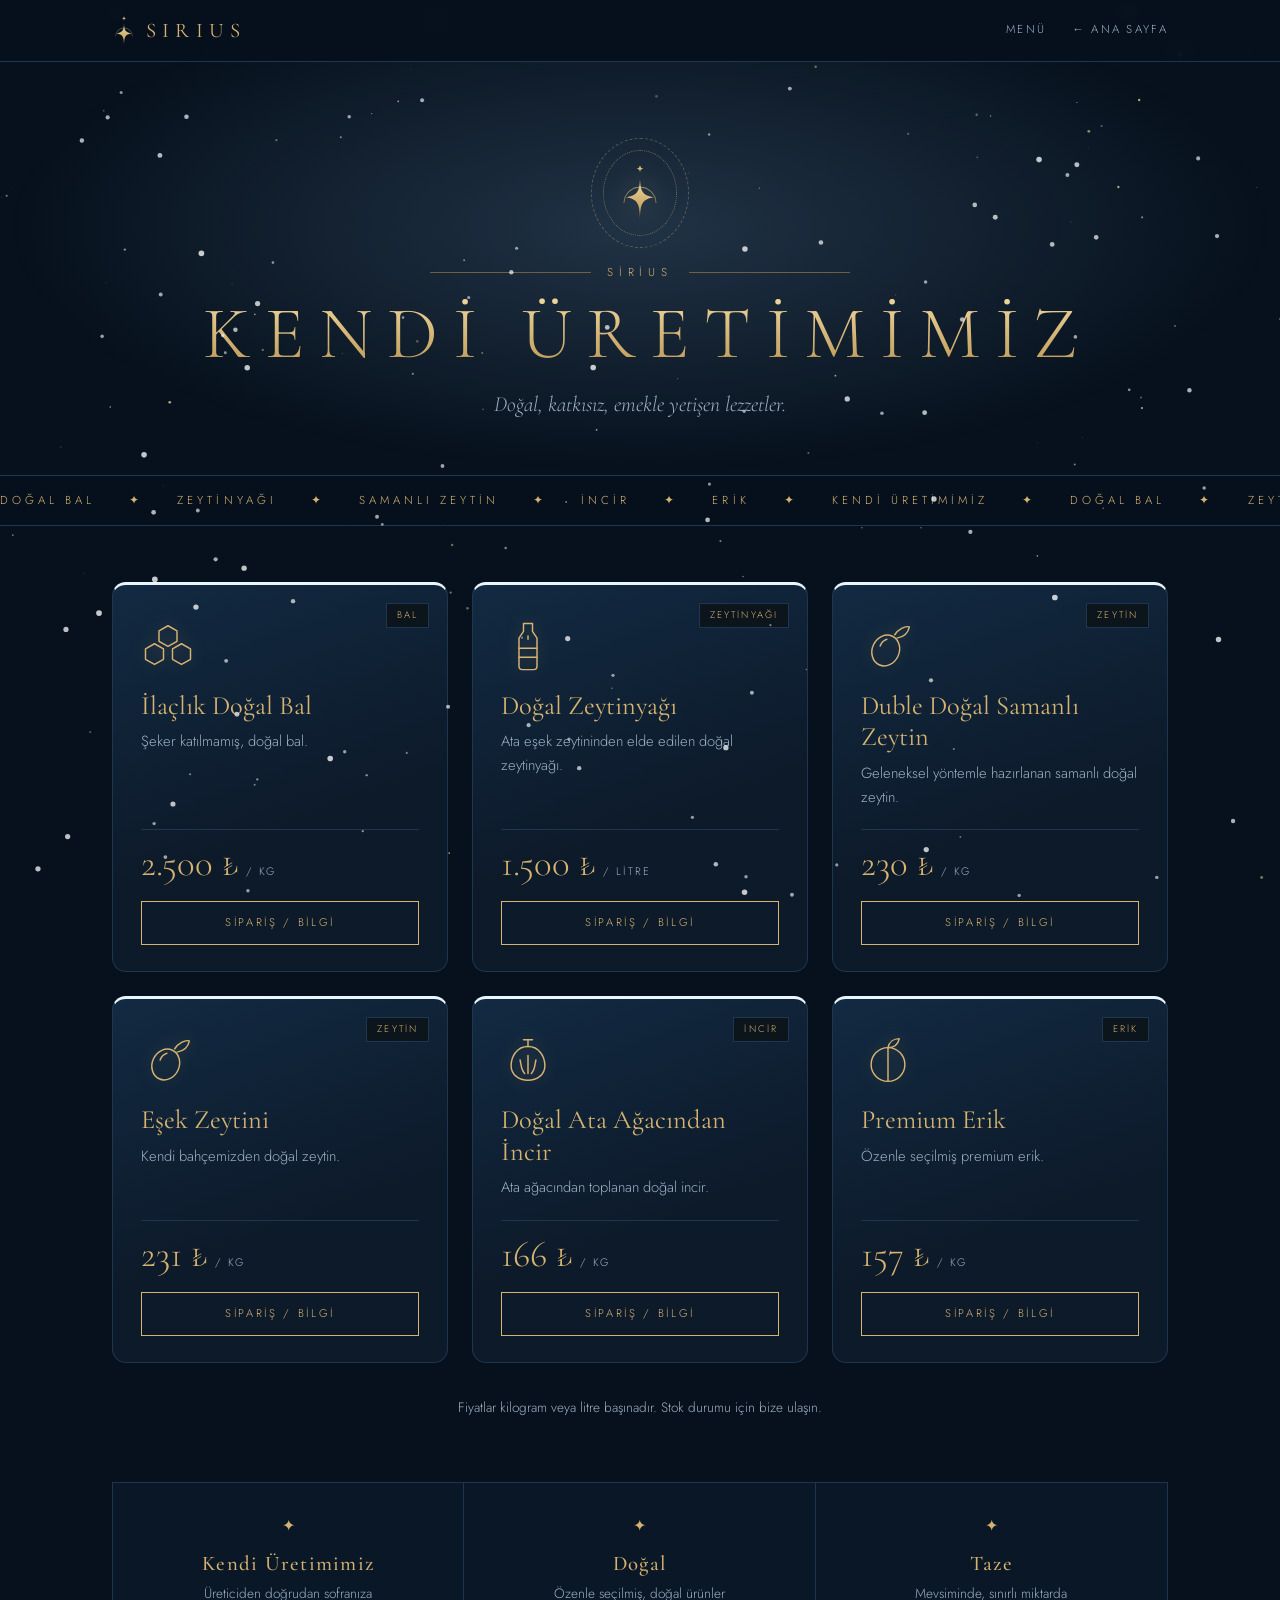
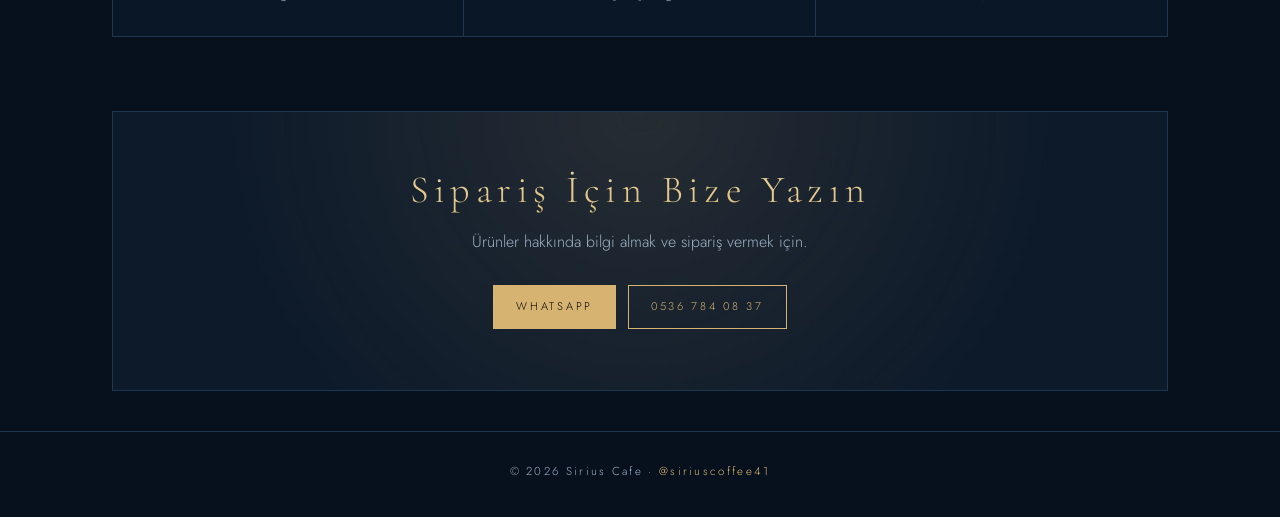
<file: urunler.html>
<!DOCTYPE html>
<html lang="tr">
<head>
<meta charset="UTF-8">
<meta name="viewport" content="width=device-width, initial-scale=1">
<title>Kendi Üretimimiz | Sirius Cafe</title>
<meta name="description" content="Sirius Cafe kendi üretimi doğal bal, zeytin, zeytinyağı, incir ve erik.">
<link rel="preconnect" href="https://fonts.googleapis.com"><link rel="preconnect" href="https://fonts.gstatic.com" crossorigin><link rel="icon" type="image/svg+xml" href="favicon.svg"><link rel="apple-touch-icon" href="apple-touch-icon.png"><meta name="theme-color" content="#07111d"><link rel="canonical" href="https://siriusmenu.vercel.app/urunler.html"><meta property="og:type" content="website"><meta property="og:site_name" content="Sirius Cafe"><meta property="og:locale" content="tr_TR"><meta property="og:title" content="Kendi Üretimimiz | Sirius Cafe"><meta property="og:description" content="Sirius Cafe kendi üretimi doğal bal, zeytin, zeytinyağı, incir ve erik."><meta property="og:url" content="https://siriusmenu.vercel.app/urunler.html"><meta property="og:image" content="https://siriusmenu.vercel.app/og-image.png"><meta name="twitter:card" content="summary_large_image"><link href="https://fonts.googleapis.com/css2?family=Cormorant+Garamond:wght@300;400;500;600&family=Jost:wght@300;400;500&display=swap" rel="stylesheet">
<style>
:root{--bg:#0a0a0a;--card:#111;--gold:#d6b370;--gold2:#a8854a;--text:#efe7d6;--muted:#968e7b;--line:#2a2418}
*{box-sizing:border-box;margin:0;padding:0}
html{scroll-behavior:smooth}
body{font-family:Jost,Arial,sans-serif;font-weight:300;background:var(--bg);color:var(--text);line-height:1.6;overflow-x:clip}
h1,h2,h3,.logo{font-family:'Cormorant Garamond',Georgia,serif;font-weight:400}
a{color:inherit;text-decoration:none}
.wrap{max-width:1100px;margin:auto;padding:0 22px;position:relative;z-index:1}
.gold{background:linear-gradient(180deg,#f1d9a0,#b8924f);background-size:100% 220%;-webkit-background-clip:text;background-clip:text;color:transparent;animation:shim 6s ease-in-out infinite}
@keyframes shim{0%,100%{background-position:0 0}50%{background-position:0 100%}}
@keyframes fi{from{opacity:0;transform:translateY(18px)}to{opacity:1;transform:none}}
@keyframes fl{0%,100%{transform:translateY(0)}50%{transform:translateY(-7px)}}
@keyframes spin{to{transform:rotate(360deg)}}
@keyframes tw{0%,100%{opacity:.45;transform:scale(.85) rotate(0)}50%{opacity:1;transform:scale(1.15) rotate(90deg)}}
@keyframes mq{to{transform:translateX(-50%)}}
#stars{position:fixed;inset:0;z-index:0;pointer-events:none}
#pg{position:fixed;top:0;left:0;height:2px;width:0;background:linear-gradient(90deg,#a8854a,#f1d9a0);z-index:60}
#glow{position:fixed;left:0;top:0;width:520px;height:520px;border-radius:50%;background:radial-gradient(circle,rgba(214,179,112,.10),transparent 65%);pointer-events:none;z-index:0;opacity:0;transition:opacity .4s}

header{position:sticky;top:0;z-index:40;background:rgba(10,10,10,.88);backdrop-filter:blur(10px);border-bottom:1px solid var(--line);padding:14px 0;transition:.35s}
body.sc header{padding:9px 0;box-shadow:0 6px 30px rgba(0,0,0,.6)}
header .wrap{display:flex;justify-content:space-between;align-items:center}
.logo{display:flex;align-items:center;gap:10px;font-size:1.3rem;letter-spacing:.3em;color:var(--gold)}
.logo .mark{height:30px;width:auto}
.nav{display:flex;gap:26px;font-size:.72rem;letter-spacing:.2em;text-transform:uppercase;color:var(--muted)}
.nav a{position:relative;padding-bottom:3px;transition:color .3s}
.nav a:after{content:"";position:absolute;left:0;bottom:0;width:0;height:1px;background:var(--gold);transition:.3s}
.nav a:hover{color:var(--gold)}.nav a:hover:after{width:100%}

.hero{position:relative;text-align:center;padding:76px 0 54px}
.halo{position:relative;display:inline-block;padding:26px;margin-bottom:8px}
.halo:before,.halo:after{content:"";position:absolute;inset:0;border-radius:50%;border:1px dashed rgba(214,179,112,.35);animation:spin 40s linear infinite}
.halo:after{inset:12px;border:1px dotted rgba(214,179,112,.5);animation-duration:26s;animation-direction:reverse}
.halo .mark{display:block;width:46px;animation:fl 6s ease-in-out infinite;filter:drop-shadow(0 0 14px rgba(214,179,112,.35))}
.eyebrow{display:flex;align-items:center;justify-content:center;gap:16px;color:var(--gold);letter-spacing:.5em;font-size:.72rem;text-transform:uppercase;max-width:420px;margin:0 auto 12px}
.eyebrow:before,.eyebrow:after{content:"";flex:1;height:1px;background:var(--gold2);opacity:.6}
h1{font-size:clamp(2.4rem,9vw,4.6rem);font-weight:300;letter-spacing:.2em;margin-right:-.2em;line-height:1.1}
h1 .l{display:inline-block;animation:rise 1s cubic-bezier(.2,.7,.2,1) both;animation-delay:calc(.2s + var(--i)*.05s)}
h1 .sp{display:inline-block;width:.4em}
@keyframes rise{from{opacity:0;transform:translateY(40px) scale(.92);filter:blur(8px)}to{opacity:1;transform:none;filter:none}}
#ttl .l{background:linear-gradient(180deg,#f1d9a0,#b8924f);-webkit-background-clip:text;background-clip:text;color:transparent}
.sub{color:var(--muted);font-family:'Cormorant Garamond',serif;font-style:italic;font-size:1.35rem;margin-top:12px;animation:fi 1s .9s ease both}

.marq{overflow:hidden;border-block:1px solid var(--line);padding:15px 0;background:rgba(10,10,10,.7);position:relative;z-index:1;margin-bottom:56px}
.mt{display:flex;width:max-content;animation:mq 36s linear infinite}
.mt div{display:flex;gap:34px;padding-right:34px;color:var(--gold);letter-spacing:.35em;font-size:.72rem;white-space:nowrap}

.grid{display:grid;grid-template-columns:repeat(auto-fit,minmax(min(100%,310px),1fr));gap:24px;perspective:1200px}
.card{position:relative;overflow:hidden;background:linear-gradient(160deg,#141109,#0e0e0e 60%);border:1px solid var(--line);padding:34px 28px 26px;display:flex;flex-direction:column;
  transform:rotateX(var(--rx,0deg)) rotateY(var(--ry,0deg));transition:transform .25s ease,border-color .3s,box-shadow .3s}
.card:hover{border-color:var(--gold2);box-shadow:0 18px 50px rgba(0,0,0,.65),0 0 0 1px rgba(214,179,112,.15)}
.card:before{content:"";position:absolute;inset:0;background:radial-gradient(280px circle at var(--mx,50%) var(--my,50%),rgba(214,179,112,.15),transparent 60%);opacity:0;transition:opacity .3s;pointer-events:none}
.card:hover:before{opacity:1}
.card:after{content:"";position:absolute;top:0;left:0;width:100%;height:2px;background:linear-gradient(90deg,transparent,var(--gold),transparent);transform:scaleX(0);transition:transform .5s ease}
.card:hover:after{transform:scaleX(1)}
.rv{opacity:0;transform:translateY(30px);transition:opacity .8s ease,transform .8s ease;transition-delay:calc(var(--k)*.08s)}
.rv.in{opacity:1}
.card.rv.in{transform:rotateX(var(--rx,0deg)) rotateY(var(--ry,0deg))}
.tag{position:absolute;top:18px;right:18px;font-size:.6rem;letter-spacing:.22em;text-transform:uppercase;color:var(--gold);border:1px solid var(--line);padding:4px 10px;background:rgba(10,10,10,.6)}
.ico{width:54px;height:54px;margin-bottom:18px;color:var(--gold);transition:transform .5s}
.ico svg{width:100%;height:100%;fill:none;stroke:currentColor;stroke-width:1.3;stroke-linecap:round;stroke-linejoin:round;filter:drop-shadow(0 0 8px rgba(214,179,112,.3))}
.card:hover .ico{transform:translateY(-4px) rotate(-6deg) scale(1.08)}
.card h3{color:var(--gold);font-size:1.65rem;line-height:1.2;margin-bottom:8px;position:relative}
.card p{color:var(--muted);font-size:.92rem;flex:1;position:relative}
.price{position:relative;margin:20px 0 18px;padding-top:16px;border-top:1px solid var(--line);font-family:'Cormorant Garamond',serif;font-size:2.3rem;color:var(--gold);line-height:1;transition:transform .3s;transform-origin:left}
.card:hover .price{transform:scale(1.05)}
.price small{font-family:Jost,sans-serif;font-size:.68rem;letter-spacing:.22em;text-transform:uppercase;color:var(--muted);margin-left:8px}

.btn{position:relative;overflow:hidden;display:inline-block;text-align:center;padding:12px 22px;border:1px solid var(--gold);color:var(--gold);font-size:.7rem;letter-spacing:.24em;text-transform:uppercase;transition:.3s}
.btn:hover{background:var(--gold);color:#0a0a0a;box-shadow:0 0 24px rgba(214,179,112,.4)}
.btn.fill{background:var(--gold);color:#0a0a0a}
.btn:after{content:"";position:absolute;top:0;left:-80%;width:50%;height:100%;background:linear-gradient(100deg,transparent,rgba(255,255,255,.35),transparent);transform:skewX(-20deg);transition:left .6s}
.btn:hover:after{left:130%}
.card .btn{position:relative}

.why{display:grid;grid-template-columns:repeat(auto-fit,minmax(200px,1fr));gap:0;margin:64px 0 0;border:1px solid var(--line);background:rgba(17,17,17,.7)}
.why div{padding:30px 22px;text-align:center;border-right:1px solid var(--line)}
.why div:last-child{border-right:0}
.why i{display:block;font-style:normal;color:var(--gold);animation:tw 3.2s ease-in-out infinite;margin-bottom:8px}
.why b{display:block;font-family:'Cormorant Garamond',serif;font-weight:500;font-size:1.3rem;color:var(--gold);letter-spacing:.06em}
.why span{color:var(--muted);font-size:.85rem}
.info{text-align:center;color:var(--muted);font-size:.85rem;margin-top:34px}
.cta{position:relative;text-align:center;margin:44px 0 70px;padding:48px 22px;border:1px solid var(--line);background:radial-gradient(circle at 50% 0,rgba(214,179,112,.12),transparent 70%),var(--card)}
.cta h2{font-size:clamp(1.7rem,5vw,2.4rem);font-weight:300;letter-spacing:.14em;margin-bottom:8px}
.cta p{color:var(--muted);margin-bottom:24px}
.cta .btn{margin:6px}
footer{position:relative;z-index:1;text-align:center;color:var(--muted);font-size:.72rem;letter-spacing:.2em;padding:30px 0 36px;border-top:1px solid var(--line)}
footer a{color:var(--gold)}
#up{position:fixed;right:18px;bottom:18px;z-index:45;width:44px;height:44px;border:1px solid var(--gold);background:rgba(10,10,10,.85);color:var(--gold);cursor:pointer;opacity:0;pointer-events:none;transition:.3s;border-radius:0;-webkit-appearance:none;appearance:none;padding:0}
#up.show{opacity:1;pointer-events:auto}#up:hover{background:var(--gold);color:#0a0a0a}
@media(max-width:700px){.why div{border-right:0;border-bottom:1px solid var(--line)}.why div:last-child{border-bottom:0}}
@media(max-width:560px){.nav{gap:14px;font-size:.62rem}.logo span{display:none}.hero{padding-top:52px}}
@media(prefers-reduced-motion:reduce){*{animation:none!important;transition:none!important}.rv{opacity:1;transform:none}}
body{animation:pgin .7s ease}@keyframes pgin{from{opacity:0}to{opacity:1}}body.leave{opacity:0;transition:opacity .28s ease}

/* ===== KIŞ TEMASI BAŞLANGIÇ ===== */
:root{--bg:#07111d;--card:#0d1a2a;--line:#1f3650;--muted:#9db0c4;--ice:#bfe3ff}
#snow{position:fixed;inset:0;z-index:9;pointer-events:none}
@media(prefers-reduced-motion:reduce){#snow{display:none}}
header,.marq{background:rgba(7,17,29,.9)}
.hero{background:radial-gradient(ellipse at 50% 40%,rgba(150,205,255,.18),transparent 70%)}
.card{background:linear-gradient(160deg,#122a42,#0d1a2a 60%);border-top:3px solid #eaf6ff;border-radius:14px}
.why{background:rgba(13,26,42,.75)}
/* ===== KIŞ TEMASI BİTİŞ ===== */
</style>
<script>window.t=window.t||function(s){return s};window.td=window.td||window.t;window.LANG=window.LANG||'tr'</script>
</head>
<body>
<div id="pg"></div><div id="glow"></div><canvas id="stars"></canvas>
<header><div class="wrap">
<a class="logo" href="index.html"><svg class="mark" viewBox="0 0 120 150" aria-hidden="true"><defs><linearGradient id="g1" x1="0" y1="0" x2="0" y2="1"><stop offset="0" stop-color="#f1d9a0"/><stop offset="1" stop-color="#b8924f"/></linearGradient></defs><path d="M18 102A42 42 0 1 1 102 102" fill="none" stroke="url(#g1)" stroke-width="1.6"/><path d="M60 38C61 70 66 83 98 87C66 91 61 104 60 142C59 104 54 91 22 87C54 83 59 70 60 38Z" fill="url(#g1)"/><path d="M60 3Q61 11 69 12Q61 13 60 22Q59 13 51 12Q59 11 60 3Z" fill="url(#g1)"/></svg><span>SIRIUS</span></a>
<nav class="nav"><a href="menu.html">Menü</a><a href="index.html">← Ana Sayfa</a></nav>
</div></header>

<div class="hero"><div class="wrap">
<div class="halo"><svg class="mark" viewBox="0 0 120 150" aria-hidden="true"><defs><linearGradient id="g2" x1="0" y1="0" x2="0" y2="1"><stop offset="0" stop-color="#f1d9a0"/><stop offset="1" stop-color="#b8924f"/></linearGradient></defs><path d="M18 102A42 42 0 1 1 102 102" fill="none" stroke="url(#g2)" stroke-width="1.6"/><path d="M60 38C61 70 66 83 98 87C66 91 61 104 60 142C59 104 54 91 22 87C54 83 59 70 60 38Z" fill="url(#g2)"/><path d="M60 3Q61 11 69 12Q61 13 60 22Q59 13 51 12Q59 11 60 3Z" fill="url(#g2)"/></svg></div>
<div class="eyebrow">Sirius</div>
<h1 class="gold" id="ttl" aria-label="Kendi Üretimimiz"></h1>
<p class="sub">Doğal, katkısız, emekle yetişen lezzetler.</p>
</div></div>

<div class="marq" aria-hidden="true"><div class="mt"><div><span>DOĞAL BAL</span><span>✦</span><span>ZEYTİNYAĞI</span><span>✦</span><span>SAMANLI ZEYTİN</span><span>✦</span><span>İNCİR</span><span>✦</span><span>ERİK</span><span>✦</span><span>KENDİ ÜRETİMİMİZ</span><span>✦</span></div><div><span>DOĞAL BAL</span><span>✦</span><span>ZEYTİNYAĞI</span><span>✦</span><span>SAMANLI ZEYTİN</span><span>✦</span><span>İNCİR</span><span>✦</span><span>ERİK</span><span>✦</span><span>KENDİ ÜRETİMİMİZ</span><span>✦</span></div></div></div>

<div class="wrap">
<div class="grid" id="grid"></div>
<p class="info">Fiyatlar kilogram veya litre başınadır. Stok durumu için bize ulaşın.</p>
<div class="why">
<div><i>✦</i><b>Kendi Üretimimiz</b><span>Üreticiden doğrudan sofranıza</span></div>
<div><i>✦</i><b>Doğal</b><span>Özenle seçilmiş, doğal ürünler</span></div>
<div><i>✦</i><b>Taze</b><span>Mevsiminde, sınırlı miktarda</span></div>
</div>
<div class="cta rv" style="--k:0"><h2 class="gold">Sipariş İçin Bize Yazın</h2><p>Ürünler hakkında bilgi almak ve sipariş vermek için.</p><a class="btn fill" href="https://wa.me/905367840837" target="_blank" rel="noopener">WhatsApp</a><a class="btn" href="tel:+905367840837">0536 784 08 37</a></div>
</div>
<button id="up" aria-label="Yukarı">↑</button>
<footer>© <span id="y"></span> Sirius Cafe · <a href="https://www.instagram.com/siriuscoffee41/" target="_blank" rel="noopener">@siriuscoffee41</a></footer>

<script>
/* Ürün veya fiyat değiştirmek için sadece bu listeyi düzenle. fiyat yoksa "Fiyat için sorunuz" yazar. */
const IKON = {
  bal:'<svg viewBox="0 0 48 48"><path d="M24 6l8 4.6v9.2L24 24.4l-8-4.6v-9.2z"/><path d="M12 22l8 4.6v9.2L12 40.4 4 35.8v-9.2z"/><path d="M36 22l8 4.6v9.2L36 40.4l-8-4.6v-9.2z"/></svg>',
  yag:'<svg viewBox="0 0 48 48"><path d="M20 4h8v7l4 6v25a3 3 0 0 1-3 3H19a3 3 0 0 1-3-3V17l4-6z"/><path d="M16 26h16M16 34h16"/><path d="M24 15v3"/></svg>',
  zeytin:'<svg viewBox="0 0 48 48"><ellipse cx="22" cy="28" rx="12" ry="14" transform="rotate(25 22 28)"/><path d="M30 14c3-5 9-8 13-7-1 5-5 9-11 10"/><path d="M17 24c1-3 3-5 6-6"/></svg>',
  incir:'<svg viewBox="0 0 48 48"><path d="M24 12c10 0 15 9 15 17 0 8-7 13-15 13S9 37 9 29c0-8 5-17 15-17z"/><path d="M24 12V6M20 6h8"/><path d="M24 20v16M17 24c1 5 1 9 4 12M31 24c-1 5-1 9-4 12"/></svg>',
  erik:'<svg viewBox="0 0 48 48"><circle cx="24" cy="28" r="15"/><path d="M24 13c0 8 0 22 0 30"/><path d="M24 13c1-5 5-8 10-8-1 5-4 8-10 8z"/></svg>'
};
const URUNLER = [
  { ad:"İlaçlık Doğal Bal", etiket:"Bal", ikon:"bal", aciklama:"Şeker katılmamış, doğal bal.", fiyat:2500, birim:"kg" },
  { ad:"Doğal Zeytinyağı", etiket:"Zeytinyağı", ikon:"yag", aciklama:"Ata eşek zeytininden elde edilen doğal zeytinyağı.", fiyat:1500, birim:"litre" },
  { ad:"Duble Doğal Samanlı Zeytin", etiket:"Zeytin", ikon:"zeytin", aciklama:"Geleneksel yöntemle hazırlanan samanlı doğal zeytin.", fiyat:230, birim:"kg" },
  { ad:"Eşek Zeytini", etiket:"Zeytin", ikon:"zeytin", aciklama:"Kendi bahçemizden doğal zeytin.", fiyat:250, birim:"kg" },
  { ad:"Doğal Ata Ağacından İncir", etiket:"İncir", ikon:"incir", aciklama:"Ata ağacından toplanan doğal incir.", fiyat:180, birim:"kg" },
  { ad:"Premium Erik", etiket:"Erik", ikon:"erik", aciklama:"Özenle seçilmiş premium erik.", fiyat:170, birim:"kg" },
];
const fmt = n => n.toLocaleString('tr-TR');
document.getElementById('ttl').innerHTML = Array.from(t("KENDİ ÜRETİMİMİZ")).map((c,i)=>c===' '?'<span class="sp"></span>':`<span class="l" style="--i:${i}">${c}</span>`).join('');
document.getElementById('grid').innerHTML = URUNLER.map((u,k)=>{
  const msg = encodeURIComponent(LANG==='en'?'Hello, I would like information about '+t(u.ad)+'.':'Merhaba, '+u.ad+' hakkında bilgi almak istiyorum.');
  const fiyat = u.fiyat ? `<div class="price"><span class="cnt" data-v="${u.fiyat}">0</span> ₺<small>/ ${t(u.birim)}</small></div>` : `<div class="price" style="font-size:1.3rem;font-style:italic;color:var(--muted)">${t("Fiyat için sorunuz")}</div>`;
  return `<article class="card rv" style="--k:${k%3}"><span class="tag">${t(u.etiket)}</span><div class="ico">${IKON[u.ikon]}</div><h3>${t(u.ad)}</h3><p>${t(u.aciklama)}</p>${fiyat}<a class="btn" href="https://wa.me/905367840837?text=${msg}" target="_blank" rel="noopener">${t('Sipariş / Bilgi')}</a></article>`;
}).join('');
document.getElementById('y').textContent = new Date().getFullYear();

/* görünürlük + fiyat sayacı */
const rm = matchMedia('(prefers-reduced-motion:reduce)').matches;
function count(el){const v=+el.dataset.v;if(rm){el.textContent=fmt(v);return}const t0=performance.now(),d=1100;(function s(t){const p=Math.min((t-t0)/d,1),e=1-Math.pow(1-p,3);el.textContent=fmt(Math.round(v*e));if(p<1)requestAnimationFrame(s)})(t0)}
const io = new IntersectionObserver(es=>es.forEach(i=>{if(i.isIntersecting){i.target.classList.add('in');i.target.querySelectorAll('.cnt').forEach(count);io.unobserve(i.target)}}),{threshold:.12});
document.querySelectorAll('.rv').forEach(e=>io.observe(e));

/* kart efektleri: ışık takibi + hafif 3D eğim (sadece fare olan cihazlarda) */
if(matchMedia('(hover:hover)').matches){
  const gl=document.getElementById('glow');
  addEventListener('mousemove',e=>{gl.style.transform=`translate(${e.clientX-260}px,${e.clientY-260}px)`;gl.style.opacity=1});
  document.querySelectorAll('.card').forEach(c=>{
    c.addEventListener('mousemove',e=>{const r=c.getBoundingClientRect(),x=e.clientX-r.left,y=e.clientY-r.top;
      c.style.setProperty('--mx',x+'px');c.style.setProperty('--my',y+'px');
      if(!rm){c.style.setProperty('--ry',((x/r.width-.5)*6)+'deg');c.style.setProperty('--rx',((.5-y/r.height)*6)+'deg')}});
    c.addEventListener('mouseleave',()=>{c.style.setProperty('--rx','0deg');c.style.setProperty('--ry','0deg')});
  });
}

/* kaydırma: ilerleme çubuğu, başlık, yukarı butonu */
const pg=document.getElementById('pg'),up=document.getElementById('up');
addEventListener('scroll',()=>{const h=document.documentElement.scrollHeight-innerHeight;pg.style.width=(h>0?scrollY/h*100:0)+'%';document.body.classList.toggle('sc',scrollY>40);up.classList.toggle('show',scrollY>500)},{passive:true});
up.onclick=()=>scrollTo({top:0,behavior:'smooth'});

/* yıldızlı arka plan */
(function(){const c=document.getElementById('stars'),x=c.getContext('2d');let S=[],M=[],W,H;
function sz(){W=c.width=innerWidth;H=c.height=innerHeight;S=[];for(let i=0;i<Math.min(120,W*H/13000);i++)S.push({x:Math.random()*W,y:Math.random()*H,r:Math.random()*1.3+.2,p:Math.random()*6.28,v:Math.random()*.02+.005})}
if(!rm)setInterval(()=>{if(!document.hidden&&Math.random()<.65)M.push({x:W*(.35+Math.random()*.65),y:Math.random()*H*.35,v:10+Math.random()*5})},4200);
function d(){x.clearRect(0,0,W,H);S.forEach(s=>{s.p+=s.v;x.globalAlpha=.25+.55*Math.abs(Math.sin(s.p));x.fillStyle='#e9cf94';x.beginPath();x.arc(s.x,s.y,s.r,0,6.28);x.fill()});
M=M.filter(m=>{m.x-=m.v;m.y+=m.v*.55;const g=x.createLinearGradient(m.x,m.y,m.x+m.v*10,m.y-m.v*5.5);g.addColorStop(0,'rgba(245,220,160,.95)');g.addColorStop(1,'rgba(245,220,160,0)');x.globalAlpha=1;x.strokeStyle=g;x.lineWidth=1.4;x.beginPath();x.moveTo(m.x,m.y);x.lineTo(m.x+m.v*10,m.y-m.v*5.5);x.stroke();return m.x>-250&&m.y<H+60});
if(!rm)requestAnimationFrame(d)}
addEventListener('resize',sz);sz();d()})();

/* sayfalar arası yumuşak geçiş */
(function(){if(matchMedia('(prefers-reduced-motion:reduce)').matches)return;
document.addEventListener('click',function(e){var a=e.target.closest&&e.target.closest('a[href]');if(!a||a.target||e.metaKey||e.ctrlKey||e.shiftKey)return;var h=a.getAttribute('href');if(!h||h.charAt(0)==='#'||/^(https?:|tel:|mailto:)/.test(h))return;e.preventDefault();document.body.classList.add('leave');setTimeout(function(){location.href=h},280)});
addEventListener('pageshow',function(e){if(e.persisted)document.body.classList.remove('leave')})})();
</script>
<!-- KAR YAĞIŞI -->
<canvas id="snow" aria-hidden="true"></canvas>
<script>(function(){var c=document.getElementById('snow');if(!c||matchMedia('(prefers-reduced-motion:reduce)').matches)return;var x=c.getContext('2d'),F=[],W,H;
function sz(){W=c.width=innerWidth;H=c.height=innerHeight;F=[];for(var i=0,n=Math.min(130,W/9+25);i<n;i++)F.push({x:Math.random()*W,y:Math.random()*H,r:Math.random()*2.2+.7,v:Math.random()*.8+.35,p:Math.random()*6.28})}
function d(){x.clearRect(0,0,W,H);x.fillStyle='#fff';F.forEach(function(f){f.p+=.012;f.y+=f.v;f.x+=Math.sin(f.p)*.4;if(f.y>H+4){f.y=-4;f.x=Math.random()*W}x.globalAlpha=.3+f.r/6;x.beginPath();x.arc(f.x,f.y,f.r,0,6.29);x.fill()});requestAnimationFrame(d)}
addEventListener('resize',sz);sz();d()})();</script>
</body>
</html>
</file>
